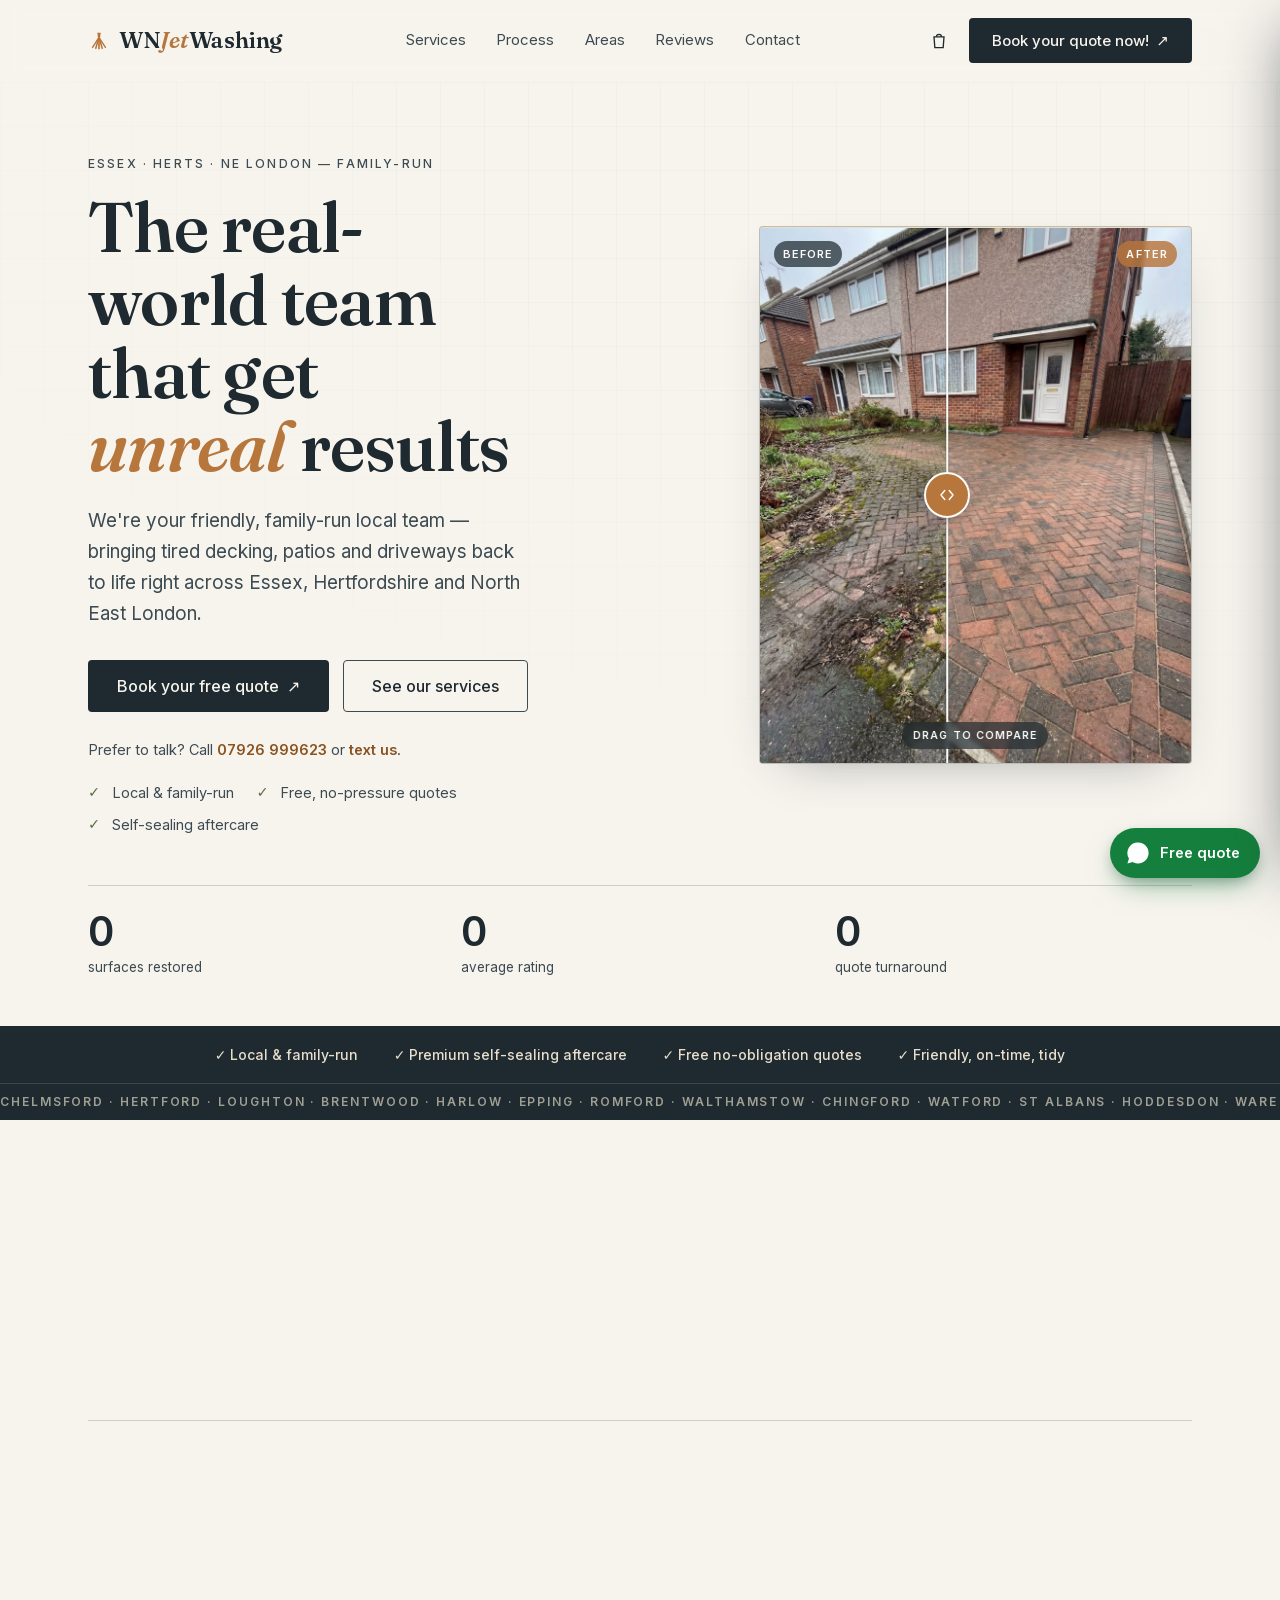
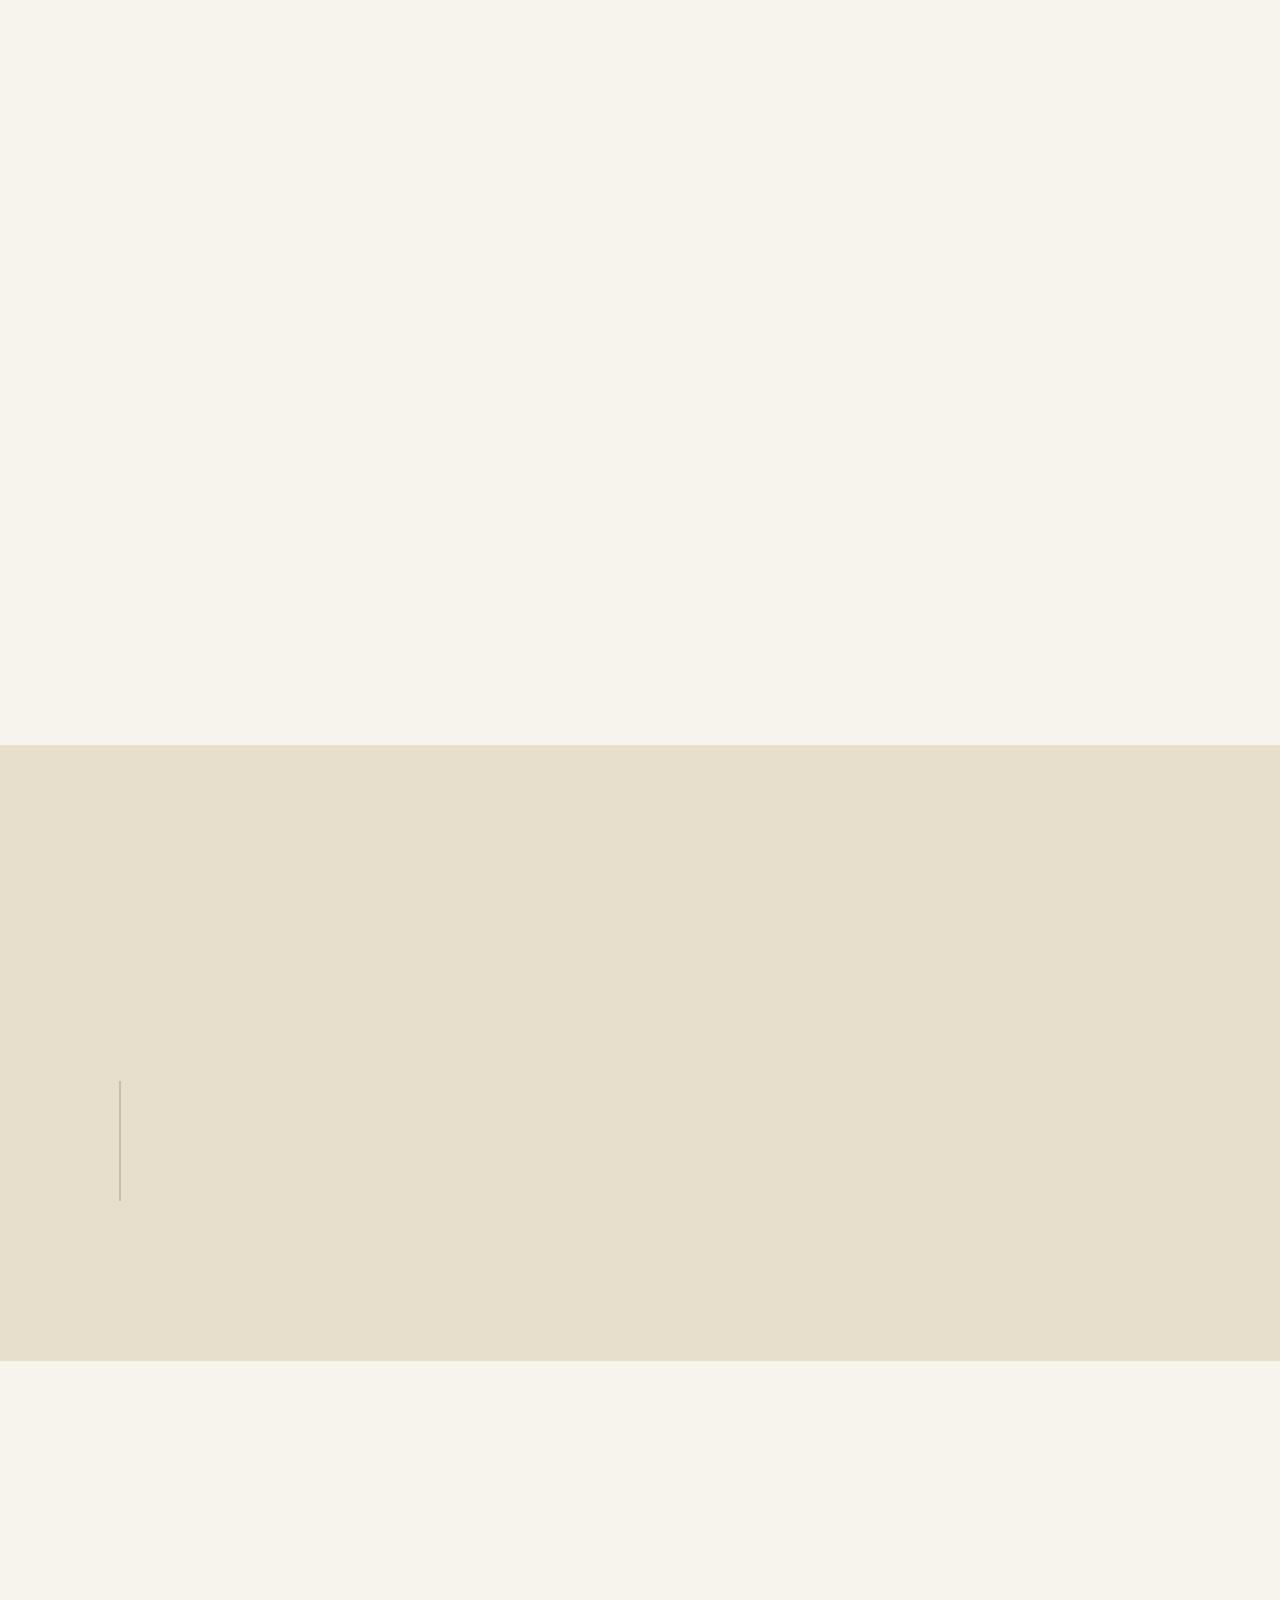
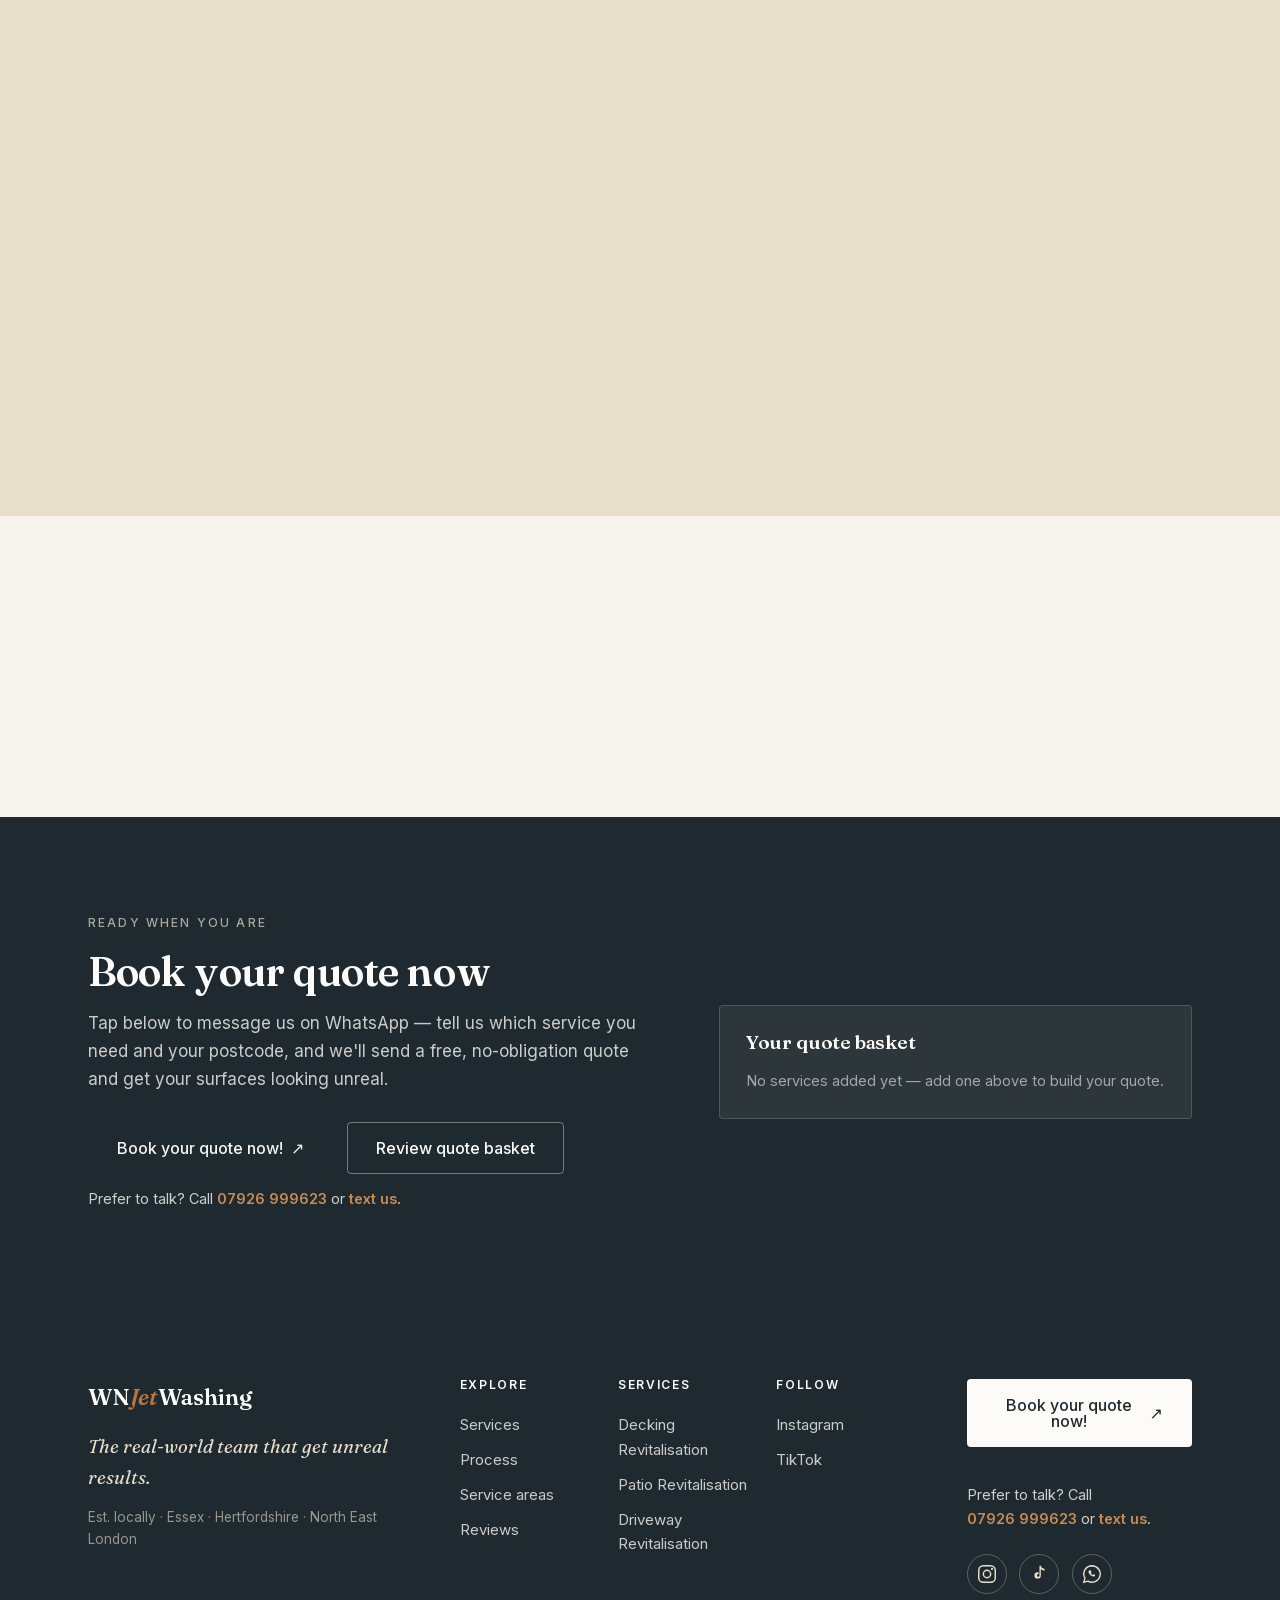
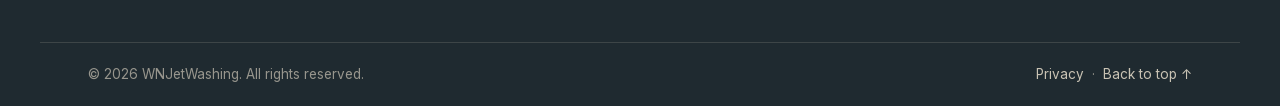
<file: index.html>
<!DOCTYPE html>
<html lang="en-GB">
<head>
  <meta charset="UTF-8" />
  <meta name="viewport" content="width=device-width, initial-scale=1" />

  <!-- Security: strict same-origin policy. The site loads zero third-party resources,
       so everything is locked to 'self' and inline scripts are disallowed.
       (frame-ancestors / X-Frame-Options / HSTS need real HTTP headers — see SECURITY.md.) -->
  <meta http-equiv="Content-Security-Policy" content="default-src 'self'; script-src 'self'; style-src 'self'; img-src 'self'; font-src 'self'; connect-src 'self'; form-action 'self'; base-uri 'self'; object-src 'none'; frame-src 'none'; frame-ancestors 'none'; upgrade-insecure-requests" />
  <meta name="referrer" content="strict-origin-when-cross-origin" />

  <title>WNJetWashing — Professional Jet Washing in Essex, Herts &amp; NE London</title>
  <meta name="description" content="WNJetWashing — the real-world team that get unreal results. Professional decking, patio and driveway jet washing across Essex, Hertfordshire and North East London. Free, no-obligation quotes." />
  <meta name="theme-color" content="#1F2A30" />
  <link rel="icon" href="assets/img/favicon.svg" type="image/svg+xml" />
  <link rel="icon" href="assets/img/favicon-32.png" sizes="32x32" type="image/png" />
  <link rel="apple-touch-icon" href="assets/img/apple-touch-icon.png" />
  <link rel="canonical" href="https://wnjetwashing.co.uk/" />

  <!-- Open Graph / sharing -->
  <meta property="og:type" content="business.business" />
  <meta property="og:title" content="WNJetWashing — Professional Jet Washing" />
  <meta property="og:description" content="The real-world team that get unreal results. Decking, patio &amp; driveway revitalisation across Essex, Herts &amp; NE London." />
  <meta property="og:locale" content="en_GB" />
  <meta property="og:url" content="https://wnjetwashing.co.uk/" />
  <meta property="og:image" content="https://wnjetwashing.co.uk/assets/img/og-cover.jpg" />
  <meta property="og:image:width" content="1200" />
  <meta property="og:image:height" content="630" />
  <meta name="twitter:card" content="summary_large_image" />
  <meta name="twitter:title" content="WNJetWashing — Professional Jet Washing" />
  <meta name="twitter:description" content="Decking, patio &amp; driveway revitalisation across Essex, Herts &amp; NE London. Free quotes, family-run." />
  <meta name="twitter:image" content="https://wnjetwashing.co.uk/assets/img/og-cover.jpg" />

  <!-- Fonts (self-hosted, no third-party runtime dependency) -->
  <link rel="preload" href="assets/fonts/fraunces-normal-340-600.woff2" as="font" type="font/woff2" crossorigin />
  <link rel="preload" href="assets/fonts/inter-normal-400.woff2" as="font" type="font/woff2" crossorigin />
  <link rel="stylesheet" href="assets/css/fonts.css" />
  <link rel="stylesheet" href="assets/css/styles.css" />

  <!-- Local business structured data -->
  <script type="application/ld+json">
  {
    "@context": "https://schema.org",
    "@type": "HomeAndConstructionBusiness",
    "name": "WNJetWashing",
    "description": "Family-run decking, patio and driveway jet washing across Essex, Hertfordshire and North East London.",
    "url": "https://wnjetwashing.co.uk/",
    "image": "https://wnjetwashing.co.uk/assets/img/og-cover.jpg",
    "telephone": "+447926999623",
    "priceRange": "Free quotes",
    "areaServed": ["Essex", "Hertfordshire", "North East London"],
    "slogan": "The real-world team that get unreal results.",
    "sameAs": [
      "https://www.instagram.com/wnjetwashing/",
      "https://www.tiktok.com/@wnjetwashing"
    ],
    "aggregateRating": { "@type": "AggregateRating", "ratingValue": "4.9", "reviewCount": "127" }
  }
  </script>
</head>
<body>
  <a class="skip-link" href="#main">Skip to content</a>

  <!-- ============================ MASTHEAD ============================ -->
  <header class="masthead" id="masthead" data-masthead>
    <div class="masthead__inner">
      <a class="wordmark" href="#top" aria-label="WNJetWashing home">
        <span class="wordmark__icon" aria-hidden="true">
          <svg viewBox="0 0 24 24" width="22" height="22" fill="currentColor">
            <path d="M10 3 h4 l-0.8 3.5 h-2.4 z"/><rect x="10.6" y="5.6" width="2.8" height="2" rx="0.6"/>
            <g stroke="currentColor" stroke-linecap="round" fill="none">
              <line x1="12" y1="8" x2="5" y2="19" stroke-width="1.5"/><line x1="12" y1="8" x2="8.5" y2="20" stroke-width="1.7"/><line x1="12" y1="8" x2="12" y2="20.5" stroke-width="1.8"/><line x1="12" y1="8" x2="15.5" y2="20" stroke-width="1.7"/><line x1="12" y1="8" x2="19" y2="19" stroke-width="1.5"/>
            </g>
          </svg>
        </span>
        <span class="wordmark__text">WN<em>Jet</em>Washing</span>
      </a>

      <nav class="masthead__nav" aria-label="Primary">
        <a href="#services">Services</a>
        <a href="#process">Process</a>
        <a href="#areas">Areas</a>
        <a href="#reviews">Reviews</a>
        <a href="#contact">Contact</a>
      </nav>

      <div class="masthead__actions">
        <button class="basket-btn" data-open-basket aria-label="Open quote basket" aria-haspopup="dialog">
          <svg viewBox="0 0 24 24" width="20" height="20" aria-hidden="true"><path d="M6 7h12l-1 13H7L6 7Z" fill="none" stroke="currentColor" stroke-width="1.6"/><path d="M9 7a3 3 0 0 1 6 0" fill="none" stroke="currentColor" stroke-width="1.6"/></svg>
          <span class="basket-btn__count" data-basket-count hidden>0</span>
        </button>
        <button class="btn btn--primary masthead__cta" data-book>Book your quote now! <span aria-hidden="true">↗</span></button>
        <button class="masthead__burger" data-burger aria-label="Toggle menu" aria-expanded="false">
          <span></span><span></span><span></span>
        </button>
      </div>
    </div>
    <div class="masthead__mobile" data-mobile-menu hidden>
      <a href="#services">Services</a>
      <a href="#process">Process</a>
      <a href="#areas">Areas</a>
      <a href="#reviews">Reviews</a>
      <a href="#contact">Contact</a>
      <button class="btn btn--primary" data-book>Book your quote now! <span aria-hidden="true">↗</span></button>
    </div>
  </header>

  <main id="main">
    <span id="top"></span>

    <!-- ============================ HERO ============================ -->
    <section class="hero" aria-labelledby="hero-h1">
      <div class="hero__grid-bg" aria-hidden="true"></div>
      <div class="container hero__inner">
        <div class="hero__copy">
          <p class="eyebrow">Essex · Herts · NE London — Family-run</p>
          <h1 class="hero__title" id="hero-h1">
            The real-world team<br />that get <em class="hero__accent">unreal</em> results
          </h1>
          <p class="hero__lead">We're your friendly, family-run local team — bringing tired decking, patios and driveways back to life right across Essex, Hertfordshire and North East London.</p>
          <div class="hero__cta-row">
            <button class="btn btn--primary btn--lg" data-book>Book your free quote <span aria-hidden="true">↗</span></button>
            <button class="btn btn--ghost btn--lg" data-scroll="#services">See our services</button>
          </div>
          <p class="contact-alt">Prefer to talk? Call <a href="tel:+447926999623">07926&nbsp;999623</a> or <a href="sms:+447926999623">text us</a>.</p>
          <ul class="ticks" aria-label="Why choose us">
            <li>Local &amp; family-run</li>
            <li>Free, no-pressure quotes</li>
            <li>Self-sealing aftercare</li>
          </ul>
        </div>

        <!-- WOW DETAIL: draggable before/after — two real images -->
        <div class="hero__specimen">
          <figure class="wipe wipe--photo wipe--hero" data-wipe data-wipe-demo aria-label="Before and after of a driveway we jet washed — drag to compare">
            <div class="wipe__layer wipe__after">
              <img src="assets/img/drive-after.jpg" alt="Freshly cleaned herringbone block-paving driveway" width="886" height="1100" />
            </div>
            <div class="wipe__layer wipe__before" data-wipe-clip>
              <img src="assets/img/drive-before.jpg" alt="" aria-hidden="true" width="886" height="1100" />
            </div>
            <span class="wipe__divider" data-wipe-divider aria-hidden="true"></span>
            <button class="wipe__handle" data-wipe-handle role="slider"
              aria-label="Drag to reveal the cleaned driveway" aria-valuemin="0" aria-valuemax="100" aria-valuenow="50" tabindex="0">
              <svg viewBox="0 0 24 24" width="18" height="18" aria-hidden="true"><path d="M9 6 4 12l5 6M15 6l5 6-5 6" fill="none" stroke="currentColor" stroke-width="2" stroke-linecap="round" stroke-linejoin="round"/></svg>
            </button>
            <span class="wipe__tag wipe__tag--before">Before</span>
            <span class="wipe__tag wipe__tag--after">After</span>
            <span class="wipe__hint" aria-hidden="true">Drag to compare</span>
          </figure>
        </div>
      </div>

      <!-- stat counters on a baseline rule -->
      <div class="container">
        <ul class="stats" data-stats>
          <li><span class="stats__num" data-count="500" data-suffix="+">0</span><span class="stats__label">surfaces restored</span></li>
          <li><span class="stats__num" data-count="4.9" data-decimals="1" data-suffix="★">0</span><span class="stats__label">average rating</span></li>
          <li><span class="stats__num" data-count="48" data-suffix="hr">0</span><span class="stats__label">quote turnaround</span></li>
        </ul>
      </div>

      <!-- the page's single ambient water motion -->
      <div class="droplets" aria-hidden="true"><i></i><i></i><i></i><i></i></div>
    </section>

    <!-- ============================ TRUST STRIP ============================ -->
    <section class="trust" aria-label="Credentials and coverage">
      <div class="container trust__ticks">
        <span>✓ Local &amp; family-run</span>
        <span>✓ Premium self-sealing aftercare</span>
        <span>✓ Free no-obligation quotes</span>
        <span>✓ Friendly, on-time, tidy</span>
      </div>
      <div class="marquee" data-marquee aria-hidden="true">
        <div class="marquee__track">
          <span>Chelmsford · Hertford · Loughton · Brentwood · Harlow · Epping · Romford · Walthamstow · Chingford · Watford · St Albans · Hoddesdon · Ware · Cheshunt · Woodford · Ilford · </span>
          <span>Chelmsford · Hertford · Loughton · Brentwood · Harlow · Epping · Romford · Walthamstow · Chingford · Watford · St Albans · Hoddesdon · Ware · Cheshunt · Woodford · Ilford · </span>
        </div>
      </div>
    </section>

    <!-- ============================ SERVICES ============================ -->
    <section class="services" id="services" aria-labelledby="services-h2">
      <div class="container">
        <header class="section-head reveal" data-reveal>
          <p class="eyebrow">What we restore</p>
          <h2 class="section-title" id="services-h2">Three surfaces, one standard</h2>
          <p class="section-intro">Every job is quote-based and tailored to the surface. Add the services you need to your quote basket, then book a free 30-minute visit.</p>
        </header>

        <ul class="svc-list" data-svc-list>
          <li class="svc-row reveal" data-reveal data-service="decking">
            <div class="svc-row__index" aria-hidden="true">01</div>
            <div class="svc-row__body">
              <h3 class="svc-row__title">Decking Revitalisation</h3>
              <p class="svc-row__desc">Transform tired timber with a professional jet wash that strips out years of dirt, algae and weathering to reveal the warm grain beneath — protecting your investment and your kerb appeal.</p>
              <p class="svc-row__technique"><span>Technique</span> Fan-tip pass along the grain</p>
            </div>
            <div class="svc-row__media">
              <picture>
                <source media="(max-width: 600px)" srcset="assets/img/decking-sm.jpg" />
                <img src="assets/img/decking.jpg" alt="WNJetWashing cleaning a timber garden deck, water spray lifting grime to reveal clean wood" loading="lazy" width="1280" height="960" />
              </picture>
            </div>
            <div class="svc-row__action">
              <span class="pill">Quote-based</span>
              <button class="btn btn--add" data-add="Decking Revitalisation">Add to quote <span aria-hidden="true">↗</span></button>
            </div>
          </li>

          <li class="svc-row reveal" data-reveal data-service="patio">
            <div class="svc-row__index" aria-hidden="true">02</div>
            <div class="svc-row__body">
              <h3 class="svc-row__title">Patio Revitalisation</h3>
              <p class="svc-row__desc">Bring patios back to life with controlled, even cleaning that lifts ingrained grime from slabs and joints — finished with premium self-sealing sand for lasting, weed-free results.</p>
              <p class="svc-row__technique"><span>Technique</span> Low-angle lift on Indian sandstone</p>
            </div>
            <div class="svc-row__media">
              <picture>
                <source media="(max-width: 600px)" srcset="assets/img/patio-sm.jpg" />
                <img src="assets/img/patio.jpg" alt="WNJetWashing pressure washing a sandstone patio, a clean strip emerging beside the dirty stone" loading="lazy" width="1280" height="960" />
              </picture>
            </div>
            <div class="svc-row__action">
              <span class="pill">Quote-based</span>
              <button class="btn btn--add" data-add="Patio Revitalisation">Add to quote <span aria-hidden="true">↗</span></button>
            </div>
          </li>

          <li class="svc-row reveal" data-reveal data-service="driveway">
            <div class="svc-row__index" aria-hidden="true">03</div>
            <div class="svc-row__body">
              <h3 class="svc-row__title">Driveway Revitalisation</h3>
              <p class="svc-row__desc">Deep-clean block paving and concrete to restore that just-laid finish, removing oil, moss and weathering across the whole drive — then re-sand the joints to lock everything back in place.</p>
              <p class="svc-row__technique"><span>Technique</span> Deep block-paving flush</p>
            </div>
            <div class="svc-row__media">
              <picture>
                <source media="(max-width: 600px)" srcset="assets/img/driveway-sm.jpg" />
                <img src="assets/img/driveway.jpg" alt="WNJetWashing jet washing a block-paved driveway, a bright clean line appearing across the bricks" loading="lazy" width="1280" height="960" />
              </picture>
            </div>
            <div class="svc-row__action">
              <span class="pill">Quote-based</span>
              <button class="btn btn--add" data-add="Driveway Revitalisation">Add to quote <span aria-hidden="true">↗</span></button>
            </div>
          </li>
        </ul>
      </div>
    </section>

    <!-- ============================ PROCESS ============================ -->
    <section class="process" id="process" aria-labelledby="process-h2">
      <div class="container">
        <header class="section-head reveal" data-reveal>
          <p class="eyebrow">How it works</p>
          <h2 class="section-title" id="process-h2">The process</h2>
          <p class="section-intro">A simple, two-stage method that delivers a clean that lasts.</p>
        </header>
        <ol class="timeline" data-timeline>
          <li class="timeline__step reveal" data-reveal>
            <span class="timeline__index" aria-hidden="true">01</span>
            <div class="timeline__content">
              <h3>Initial Cleaning</h3>
              <p>Upon arrival at your property, we systematically jet wash the designated area with consistent, professional coverage to ensure thorough cleaning throughout.</p>
            </div>
          </li>
          <li class="timeline__step timeline__step--seal reveal" data-reveal>
            <span class="timeline__index" aria-hidden="true">02</span>
            <div class="timeline__content">
              <h3>After Care <span class="seal-badge">Self-sealing sand</span></h3>
              <p>Then all gaps are filled with our premium self-sealing sand. Your surface gains exceptional stability while preventing weeds from returning.</p>
            </div>
          </li>
          <span class="timeline__line" data-timeline-line aria-hidden="true"></span>
        </ol>
      </div>
    </section>

    <!-- ===================== BEFORE / AFTER FEATURE BAND ===================== -->
    <section class="feature" aria-labelledby="feature-h2">
      <div class="container feature__inner">
        <div class="feature__copy reveal" data-reveal>
          <p class="eyebrow">See the difference</p>
          <h2 class="section-title" id="feature-h2">From weathered to <em>like-new</em></h2>
          <p class="section-intro">Drag the handle across a real driveway we restored. The same surface — one pass of professional jet washing apart.</p>
          <button class="btn btn--primary" data-book>Book your quote now! <span aria-hidden="true">↗</span></button>
        </div>
        <figure class="wipe wipe--photo reveal" data-wipe data-wipe-demo data-reveal aria-label="Before and after of a real driveway clean">
          <div class="wipe__layer wipe__after">
            <img src="assets/img/drive-after.jpg" alt="Restored block-paving driveway, clean and bright" width="886" height="1100" loading="lazy" />
          </div>
          <div class="wipe__layer wipe__before" data-wipe-clip>
            <img src="assets/img/drive-before.jpg" alt="" aria-hidden="true" width="886" height="1100" loading="lazy" />
          </div>
          <span class="wipe__divider" data-wipe-divider aria-hidden="true"></span>
          <button class="wipe__handle" data-wipe-handle role="slider"
            aria-label="Drag to reveal the cleaned driveway" aria-valuemin="0" aria-valuemax="100" aria-valuenow="50" tabindex="0">
            <svg viewBox="0 0 24 24" width="18" height="18" aria-hidden="true"><path d="M9 6 4 12l5 6M15 6l5 6-5 6" fill="none" stroke="currentColor" stroke-width="2" stroke-linecap="round" stroke-linejoin="round"/></svg>
          </button>
          <span class="wipe__tag wipe__tag--before">Before</span>
          <span class="wipe__tag wipe__tag--after">After</span>
        </figure>
      </div>
    </section>

    <!-- ============================ LOCAL / ABOUT ============================ -->
    <section class="local" id="about" aria-labelledby="local-h2">
      <div class="container local__inner">
        <div class="local__copy reveal" data-reveal>
          <p class="eyebrow">Why neighbours choose us</p>
          <h2 class="section-title" id="local-h2">A local team you'll <em>actually recognise</em></h2>
          <p>We're a small, family-run team based right here in Essex — not a faceless national chain. Book WNJetWashing and you get the same friendly faces every time, honest advice, and the work done properly.</p>
          <p>We treat your home like it's our own: we turn up when we say we will, tidy up after ourselves, and we're only ever a message away. Most of our work comes from neighbours telling neighbours — and we'd love to keep it that way.</p>
          <p class="local__sign">— The WNJetWashing team</p>
          <button class="btn btn--primary" data-book>Book your free quote <span aria-hidden="true">↗</span></button>
        </div>
        <ul class="local__promises reveal" data-reveal>
          <li>
            <span class="local__ico" aria-hidden="true">✓</span>
            <div><strong>The same friendly faces</strong><span>No subcontractors and no call centres — just our own team at your door.</span></div>
          </li>
          <li>
            <span class="local__ico" aria-hidden="true">✓</span>
            <div><strong>Honest, no-pressure quotes</strong><span>We'll tell you straight what's worth doing — and what isn't.</span></div>
          </li>
          <li>
            <span class="local__ico" aria-hidden="true">✓</span>
            <div><strong>We live here too</strong><span>Your neighbours are our customers, all across Essex, Herts &amp; NE London.</span></div>
          </li>
          <li>
            <span class="local__ico" aria-hidden="true">✓</span>
            <div><strong>Tidy &amp; respectful</strong><span>We treat your home like it's our own and clean up after ourselves — every time.</span></div>
          </li>
        </ul>
      </div>
    </section>

    <!-- ============================ SERVICE AREAS ============================ -->
    <section class="areas" id="areas" aria-labelledby="areas-h2">
      <div class="container">
        <header class="section-head reveal" data-reveal>
          <p class="eyebrow">Where we work</p>
          <h2 class="section-title" id="areas-h2">Service areas</h2>
          <p class="section-intro">Our service area spans Essex, Hertfordshire and North East London — bringing professional jet washing to your doorstep wherever you are.</p>
        </header>
        <div class="areas__grid">
          <div class="areas__cols">
            <div class="area-col reveal" data-reveal>
              <h3>✓ Essex</h3>
              <ul>
                <li>Chelmsford</li><li>Brentwood</li><li>Loughton</li><li>Epping</li>
                <li>Harlow</li><li>Romford</li><li>Billericay</li><li>Basildon</li>
              </ul>
            </div>
            <div class="area-col reveal" data-reveal>
              <h3>✓ Hertfordshire</h3>
              <ul>
                <li>Hertford</li><li>Watford</li><li>St Albans</li><li>Hoddesdon</li>
                <li>Cheshunt</li><li>Ware</li><li>Bishop's Stortford</li><li>Broxbourne</li>
              </ul>
            </div>
            <div class="area-col reveal" data-reveal>
              <h3>✓ North East London</h3>
              <ul>
                <li>Walthamstow</li><li>Chingford</li><li>Wanstead</li><li>Woodford</li>
                <li>Ilford</li><li>Leyton</li><li>South Woodford</li><li>Buckhurst Hill</li>
              </ul>
            </div>
          </div>
          <div class="areas__map reveal" data-reveal aria-hidden="true">
            <svg viewBox="0 0 320 280" class="coverage" role="presentation">
              <path class="coverage__region" d="M40 150 C50 80 120 40 180 55 C250 72 290 120 280 175 C270 235 200 255 140 240 C80 225 32 215 40 150 Z"/>
              <circle class="coverage__dot coverage__dot--hub" cx="150" cy="150" r="6"/>
              <circle class="coverage__dot" cx="205" cy="105" r="4"/>
              <circle class="coverage__dot" cx="110" cy="100" r="4"/>
              <circle class="coverage__dot" cx="95" cy="190" r="4"/>
              <circle class="coverage__dot" cx="215" cy="200" r="4"/>
              <circle class="coverage__dot" cx="245" cy="150" r="4"/>
              <text x="150" y="270" class="coverage__label" text-anchor="middle">Essex · Herts · NE London</text>
            </svg>
          </div>
        </div>
      </div>
    </section>

    <!-- ============================ TESTIMONIALS ============================ -->
    <section class="reviews" id="reviews" aria-labelledby="reviews-h2">
      <div class="container">
        <header class="section-head reveal" data-reveal>
          <p class="eyebrow">Customer testimonials</p>
          <h2 class="section-title" id="reviews-h2">What our customers say</h2>
          <p class="section-intro">See what homeowners across the region are saying about their experience with us.</p>
        </header>
        <div class="review-grid" data-review-grid>
          <figure class="review review--feature reveal" data-reveal>
            <span class="review__mark" aria-hidden="true">&ldquo;</span>
            <div class="stars" role="img" aria-label="5 out of 5 stars">★★★★★</div>
            <blockquote>Absolutely fantastic service! The team went above and beyond to ensure everything was perfect. Highly recommend.</blockquote>
            <figcaption><strong>Sarah Johnson</strong><span>Chelmsford, Essex · March 2026</span></figcaption>
          </figure>
          <figure class="review reveal" data-reveal>
            <div class="stars" role="img" aria-label="5 out of 5 stars">★★★★★</div>
            <blockquote>Outstanding quality and excellent communication from start to finish. Will definitely be booking again.</blockquote>
            <figcaption><strong>Michael Chen</strong><span>Hertford, Herts · March 2026</span></figcaption>
          </figure>
          <figure class="review reveal" data-reveal>
            <div class="stars" role="img" aria-label="5 out of 5 stars">★★★★★</div>
            <blockquote>Great experience throughout. The results exceeded my expectations — our patio looks brand new.</blockquote>
            <figcaption><strong>Emma Williams</strong><span>Loughton, Essex · March 2026</span></figcaption>
          </figure>
        </div>
      </div>
    </section>

    <!-- ===================== SHARE YOUR EXPERIENCE ===================== -->
    <section class="share" id="share" aria-labelledby="share-h2">
      <div class="container share__inner">
        <header class="section-head reveal" data-reveal>
          <p class="eyebrow">Share your experience</p>
          <h2 class="section-title" id="share-h2">Leave a review</h2>
          <p class="section-intro">Had us out to your property? We'd love to hear how it went.</p>
        </header>
        <form class="form review-form reveal" name="reviews" method="POST" data-netlify="true" netlify-honeypot="bot-field" data-reveal data-review-form novalidate>
          <input type="hidden" name="form-name" value="reviews" />
          <p class="visually-hidden" aria-hidden="true"><label>Leave this field empty <input name="bot-field" tabindex="-1" autocomplete="off" /></label></p>
          <div class="field">
            <label for="rv-name">Your name</label>
            <input id="rv-name" name="name" type="text" autocomplete="name" required />
          </div>
          <div class="field">
            <label for="rv-town">Town</label>
            <input id="rv-town" name="town" type="text" placeholder="e.g. Chelmsford" />
          </div>
          <fieldset class="field field--stars">
            <legend>Your rating</legend>
            <div class="star-input" data-star-input role="radiogroup" aria-label="Rating out of 5">
              <button type="button" role="radio" aria-checked="false" tabindex="-1" data-star="1" aria-label="1 star">★</button>
              <button type="button" role="radio" aria-checked="false" tabindex="-1" data-star="2" aria-label="2 stars">★</button>
              <button type="button" role="radio" aria-checked="false" tabindex="-1" data-star="3" aria-label="3 stars">★</button>
              <button type="button" role="radio" aria-checked="false" tabindex="-1" data-star="4" aria-label="4 stars">★</button>
              <button type="button" role="radio" aria-checked="true" tabindex="0" data-star="5" aria-label="5 stars">★</button>
            </div>
            <input type="hidden" name="rating" data-star-value value="5" />
          </fieldset>
          <div class="field field--wide">
            <label for="rv-msg">Your review</label>
            <textarea id="rv-msg" name="message" rows="3" required></textarea>
          </div>
          <div class="field field--wide form__submit">
            <button class="btn btn--primary" type="submit">Submit review <span aria-hidden="true">↗</span></button>
            <p class="form__note" data-review-note role="status" aria-live="polite"></p>
          </div>
          <p class="form__consent field--wide">Your first name and town may be published on this site with your review. See our <a href="privacy.html">privacy policy</a>.</p>
        </form>
      </div>
    </section>

    <!-- ===================== NEWSLETTER / EMAIL CAPTURE ===================== -->
    <section class="newsletter" id="contact" aria-labelledby="news-h2">
      <div class="container newsletter__inner">
        <div class="newsletter__copy reveal" data-reveal>
          <h2 class="section-title" id="news-h2">Seasonal care reminders, <em>no spam</em></h2>
          <p>Join our list for a nudge when it's time to refresh your decking, patio or drive — plus the occasional local offer.</p>
        </div>
        <form class="form newsletter__form reveal" name="newsletter" method="POST" data-netlify="true" netlify-honeypot="bot-field" data-reveal data-newsletter novalidate>
          <input type="hidden" name="form-name" value="newsletter" />
          <p class="visually-hidden" aria-hidden="true"><label>Leave this field empty <input name="bot-field" tabindex="-1" autocomplete="off" /></label></p>
          <div class="field field--inline">
            <label for="nl-email">Email address</label>
            <input id="nl-email" name="email" type="email" autocomplete="email" placeholder="you@example.com" required />
            <button class="btn btn--primary" type="submit">Join <span aria-hidden="true">↗</span></button>
          </div>
          <p class="form__note" data-newsletter-note role="status" aria-live="polite"></p>
          <p class="form__consent">Seasonal reminders and the occasional local offer — no spam, unsubscribe anytime. See our <a href="privacy.html">privacy policy</a>.</p>
        </form>
      </div>
    </section>

    <!-- ===================== QUOTE SUMMARY + FINAL CTA ===================== -->
    <section class="final-cta" aria-labelledby="final-h2">
      <div class="container final-cta__inner">
        <div class="final-cta__copy">
          <p class="eyebrow">Ready when you are</p>
          <h2 class="section-title" id="final-h2">Book your quote now</h2>
          <p class="section-intro">Tap below to message us on WhatsApp — tell us which service you need and your postcode, and we'll send a free, no-obligation quote and get your surfaces looking unreal.</p>
          <div class="final-cta__row">
            <button class="btn btn--primary btn--lg" data-book>Book your quote now! <span aria-hidden="true">↗</span></button>
            <button class="btn btn--ghost btn--lg" data-open-basket>Review quote basket</button>
          </div>
          <p class="contact-alt">Prefer to talk? Call <a href="tel:+447926999623">07926&nbsp;999623</a> or <a href="sms:+447926999623">text us</a>.</p>
        </div>
        <aside class="quote-summary" data-quote-summary aria-label="Your quote basket summary">
          <h3>Your quote basket</h3>
          <ul class="quote-summary__list" data-summary-list></ul>
          <p class="quote-summary__empty" data-summary-empty>No services added yet — add one above to build your quote.</p>
        </aside>
      </div>
    </section>
  </main>

  <!-- ============================ FOOTER ============================ -->
  <footer class="footer" aria-labelledby="footer-h2">
    <div class="container footer__inner">
      <div class="footer__brand">
        <a class="wordmark wordmark--light" href="#top"><span class="wordmark__text">WN<em>Jet</em>Washing</span></a>
        <p class="footer__tag">The real-world team that get unreal results.</p>
        <p class="footer__est">Est. locally · Essex · Hertfordshire · North East London</p>
      </div>
      <nav class="footer__nav" aria-label="Footer">
        <h2 id="footer-h2" class="visually-hidden">Site footer</h2>
        <div>
          <h3>Explore</h3>
          <a href="#services">Services</a>
          <a href="#process">Process</a>
          <a href="#areas">Service areas</a>
          <a href="#reviews">Reviews</a>
        </div>
        <div>
          <h3>Services</h3>
          <a href="#services">Decking Revitalisation</a>
          <a href="#services">Patio Revitalisation</a>
          <a href="#services">Driveway Revitalisation</a>
        </div>
        <div>
          <h3>Follow</h3>
          <a href="https://www.instagram.com/wnjetwashing/" target="_blank" rel="noopener noreferrer">Instagram</a>
          <a href="https://www.tiktok.com/@wnjetwashing" target="_blank" rel="noopener noreferrer">TikTok</a>
        </div>
      </nav>
      <div class="footer__cta">
        <button class="btn btn--light btn--lg" data-book>Book your quote now! <span aria-hidden="true">↗</span></button>
        <p class="contact-alt">Prefer to talk? Call <a href="tel:+447926999623">07926&nbsp;999623</a> or <a href="sms:+447926999623">text us</a>.</p>
        <div class="footer__social">
          <a href="https://www.instagram.com/wnjetwashing/" target="_blank" rel="noopener noreferrer" aria-label="WNJetWashing on Instagram">
            <svg viewBox="0 0 24 24" width="22" height="22" aria-hidden="true"><rect x="3" y="3" width="18" height="18" rx="5" fill="none" stroke="currentColor" stroke-width="1.6"/><circle cx="12" cy="12" r="4" fill="none" stroke="currentColor" stroke-width="1.6"/><circle cx="17.5" cy="6.5" r="1.2" fill="currentColor"/></svg>
          </a>
          <a href="https://www.tiktok.com/@wnjetwashing" target="_blank" rel="noopener noreferrer" aria-label="WNJetWashing on TikTok">
            <svg viewBox="0 0 24 24" width="22" height="22" aria-hidden="true"><path d="M14 3v10.5a3.5 3.5 0 1 1-3.5-3.5c.4 0 .7 0 1 .1v2.2a1.4 1.4 0 1 0 1 1.3V3h1.5a4.5 4.5 0 0 0 4 3.4v2.1A6.5 6.5 0 0 1 14 6.6Z" fill="currentColor"/></svg>
          </a>
          <a href="#" data-book aria-label="Message WNJetWashing on WhatsApp">
            <svg viewBox="0 0 24 24" width="22" height="22" aria-hidden="true"><path d="M12 3a9 9 0 0 0-7.7 13.6L3 21l4.5-1.2A9 9 0 1 0 12 3Z" fill="none" stroke="currentColor" stroke-width="1.5"/><path d="M9 8.5c.2-.5.4-.5.7-.5h.5c.2 0 .4 0 .6.5l.6 1.4c.1.2 0 .4-.1.5l-.4.5c-.1.2-.2.3 0 .6.3.5.8 1 1.3 1.3.3.2.4.1.6 0l.5-.5c.1-.2.3-.2.5-.1l1.3.7c.2.1.3.3.3.5 0 .8-.7 1.4-1.4 1.4-1.2 0-3-.7-4.2-2-1-1-1.6-2.3-1.6-3.2 0-.6.2-1 .4-1.3Z" fill="currentColor"/></svg>
          </a>
        </div>
      </div>
    </div>
    <div class="footer__bar container">
      <p>© <span data-year>2026</span> WNJetWashing. All rights reserved.</p>
      <p><a href="privacy.html">Privacy</a> &nbsp;·&nbsp; <a href="#top">Back to top ↑</a></p>
    </div>
  </footer>

  <!-- ============================ QUOTE BASKET DRAWER ============================ -->
  <div class="drawer-scrim" data-scrim hidden></div>
  <aside class="drawer" data-drawer role="dialog" aria-modal="true" aria-label="Quote basket" aria-hidden="true">
    <header class="drawer__head">
      <h2>Your quote basket</h2>
      <button class="drawer__close" data-close-basket aria-label="Close quote basket">
        <svg viewBox="0 0 24 24" width="22" height="22" aria-hidden="true"><path d="M6 6l12 12M18 6 6 18" stroke="currentColor" stroke-width="1.8" stroke-linecap="round"/></svg>
      </button>
    </header>
    <div class="drawer__body" data-drawer-body>
      <ul class="drawer__list" data-drawer-list></ul>
      <div class="drawer__empty" data-drawer-empty>
        <span class="drawer__drop" aria-hidden="true">
          <svg viewBox="0 0 48 48" width="48" height="48"><path d="M24 7c6 8 10 13.5 10 18.5A10 10 0 0 1 14 25.5C14 20.5 18 15 24 7Z" fill="none" stroke="currentColor" stroke-width="1.6"/></svg>
        </span>
        <p>Your quote basket is empty —<br />add a service to request your quote.</p>
        <button class="btn btn--ghost" data-close-basket data-scroll="#services">Browse services</button>
      </div>
    </div>
    <footer class="drawer__foot">
      <p class="drawer__note">Quote-based — no payment now. This opens WhatsApp with your chosen services ready to send.</p>
      <button class="btn btn--primary drawer__request" data-book data-drawer-request disabled>Request your quote on WhatsApp <span aria-hidden="true">↗</span></button>
    </footer>
  </aside>

  <!-- floating WhatsApp quick-contact -->
  <button class="wa-float" data-book aria-label="Message WNJetWashing on WhatsApp for a free quote">
    <svg viewBox="0 0 32 32" width="26" height="26" aria-hidden="true"><path d="M16 3a13 13 0 0 0-11.1 19.8L3 29l6.4-1.8A13 13 0 1 0 16 3Z" fill="currentColor"/><path d="M11.6 9.7c.3-.7.6-.7 1-.7h.8c.3 0 .6.1.9.7l.8 2c.1.3 0 .5-.1.7l-.6.7c-.2.2-.3.4-.1.8.5.8 1.3 1.6 2.2 2.1.4.2.6.2.8 0l.7-.8c.2-.2.4-.3.7-.2l1.9 1c.3.1.4.4.4.7 0 1.2-1 2-2.1 2-1.8 0-4.3-1-6.1-2.9-1.5-1.5-2.4-3.3-2.4-4.7 0-.8.3-1.5.6-1.9Z" fill="#fff"/></svg>
    <span class="wa-float__label">Free quote</span>
  </button>

  <!-- toast -->
  <div class="toast" data-toast role="status" aria-live="polite" hidden></div>
  <!-- flying droplet for add-to-quote -->
  <span class="fly-drop" data-fly-drop aria-hidden="true"></span>

  <script src="assets/js/app.js" defer></script>
</body>
</html>
</file>
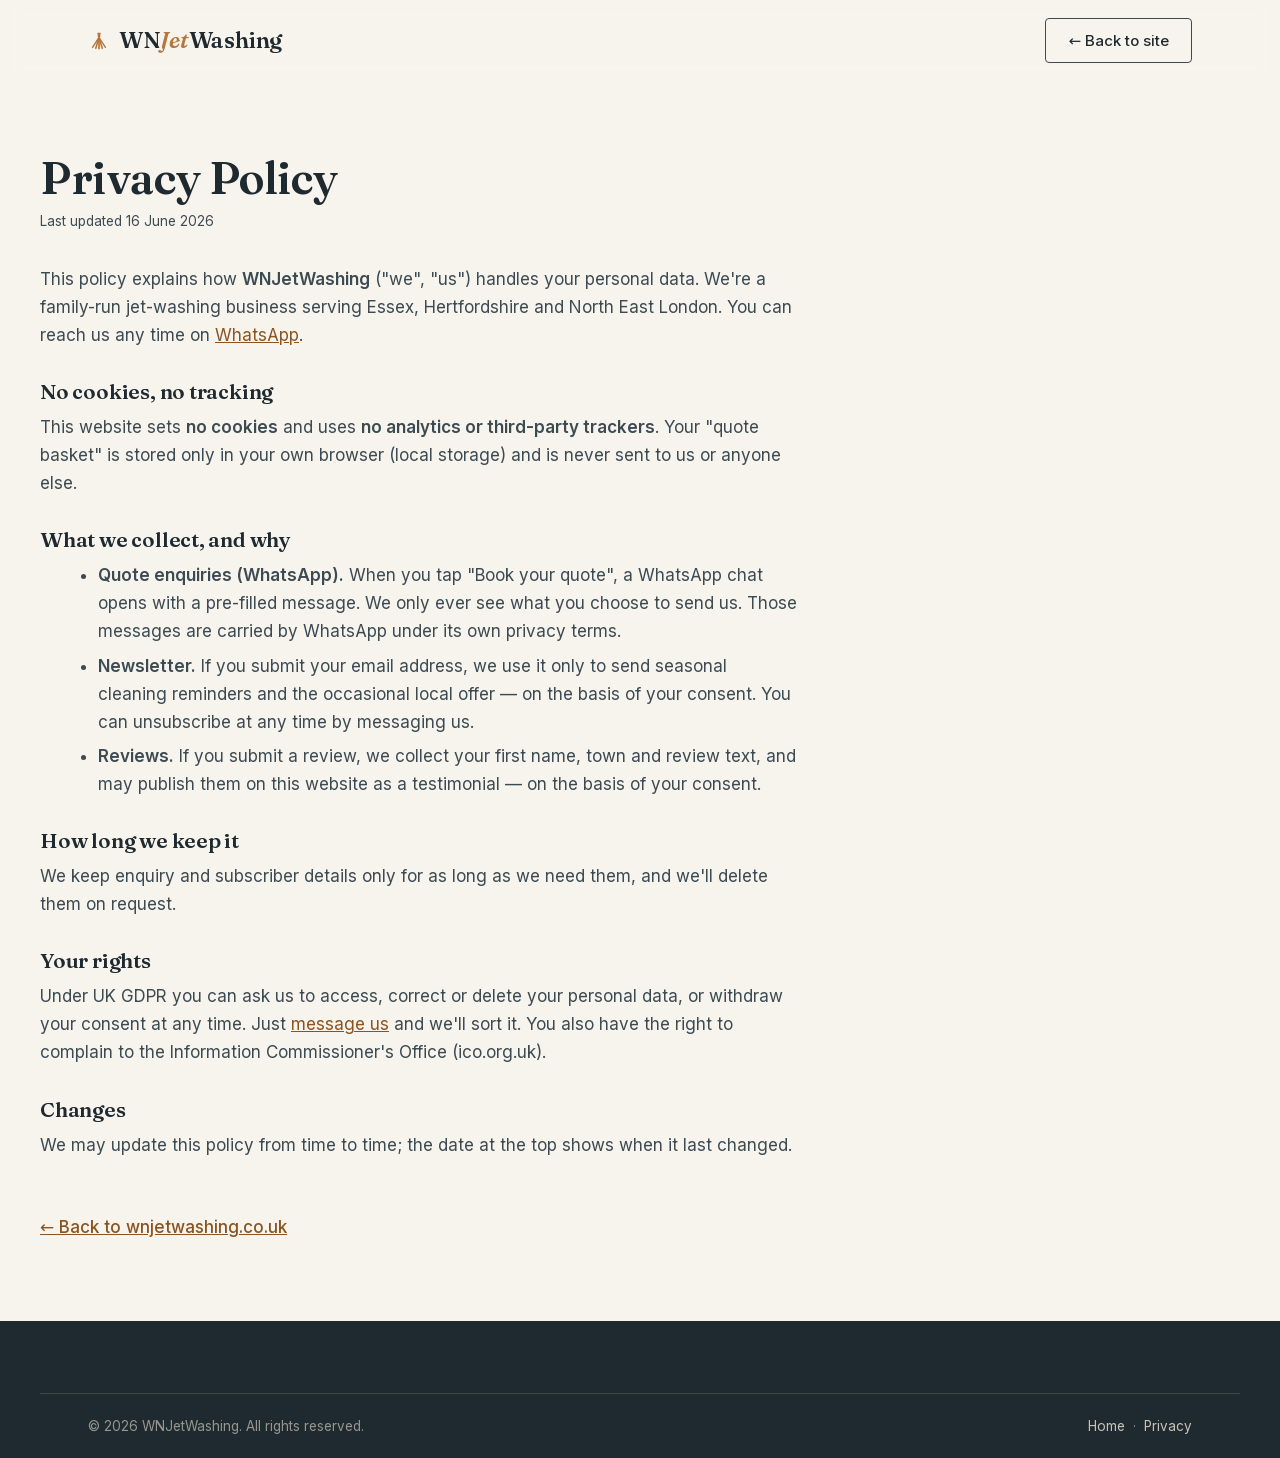
<file: privacy.html>
<!DOCTYPE html>
<html lang="en-GB">
<head>
  <meta charset="UTF-8" />
  <meta name="viewport" content="width=device-width, initial-scale=1" />
  <meta http-equiv="Content-Security-Policy" content="default-src 'self'; script-src 'self'; style-src 'self'; img-src 'self'; font-src 'self'; connect-src 'self'; form-action 'self'; base-uri 'self'; object-src 'none'; frame-src 'none'; frame-ancestors 'none'; upgrade-insecure-requests" />
  <meta name="referrer" content="strict-origin-when-cross-origin" />
  <meta name="robots" content="noindex" />
  <title>Privacy Policy — WNJetWashing</title>
  <meta name="description" content="How WNJetWashing handles your personal data. We use no cookies, no analytics and no trackers." />
  <link rel="icon" href="assets/img/favicon.svg" type="image/svg+xml" />
  <link rel="stylesheet" href="assets/css/fonts.css" />
  <link rel="stylesheet" href="assets/css/styles.css" />
</head>
<body>
  <header class="masthead">
    <div class="masthead__inner">
      <a class="wordmark" href="index.html" aria-label="WNJetWashing home">
        <span class="wordmark__icon" aria-hidden="true">
          <svg viewBox="0 0 24 24" width="22" height="22" fill="currentColor">
            <path d="M10 3 h4 l-0.8 3.5 h-2.4 z"/><rect x="10.6" y="5.6" width="2.8" height="2" rx="0.6"/>
            <g stroke="currentColor" stroke-linecap="round" fill="none">
              <line x1="12" y1="8" x2="5" y2="19" stroke-width="1.5"/><line x1="12" y1="8" x2="8.5" y2="20" stroke-width="1.7"/><line x1="12" y1="8" x2="12" y2="20.5" stroke-width="1.8"/><line x1="12" y1="8" x2="15.5" y2="20" stroke-width="1.7"/><line x1="12" y1="8" x2="19" y2="19" stroke-width="1.5"/>
            </g>
          </svg>
        </span>
        <span class="wordmark__text">WN<em>Jet</em>Washing</span>
      </a>
      <a class="btn btn--ghost" href="index.html">← Back to site</a>
    </div>
  </header>

  <main class="legal container">
    <div class="legal__inner">
      <h1>Privacy Policy</h1>
      <p class="updated">Last updated 16 June 2026</p>

      <p>This policy explains how <strong>WNJetWashing</strong> ("we", "us") handles your personal data. We're a family-run jet-washing business serving Essex, Hertfordshire and North East London. You can reach us any time on <a href="https://wa.me/447926999623" target="_blank" rel="noopener noreferrer">WhatsApp</a>.</p>

      <h2>No cookies, no tracking</h2>
      <p>This website sets <strong>no cookies</strong> and uses <strong>no analytics or third-party trackers</strong>. Your "quote basket" is stored only in your own browser (local storage) and is never sent to us or anyone else.</p>

      <h2>What we collect, and why</h2>
      <ul>
        <li><strong>Quote enquiries (WhatsApp).</strong> When you tap "Book your quote", a WhatsApp chat opens with a pre-filled message. We only ever see what you choose to send us. Those messages are carried by WhatsApp under its own privacy terms.</li>
        <li><strong>Newsletter.</strong> If you submit your email address, we use it only to send seasonal cleaning reminders and the occasional local offer — on the basis of your consent. You can unsubscribe at any time by messaging us.</li>
        <li><strong>Reviews.</strong> If you submit a review, we collect your first name, town and review text, and may publish them on this website as a testimonial — on the basis of your consent.</li>
      </ul>

      <h2>How long we keep it</h2>
      <p>We keep enquiry and subscriber details only for as long as we need them, and we'll delete them on request.</p>

      <h2>Your rights</h2>
      <p>Under UK GDPR you can ask us to access, correct or delete your personal data, or withdraw your consent at any time. Just <a href="https://wa.me/447926999623" target="_blank" rel="noopener noreferrer">message us</a> and we'll sort it. You also have the right to complain to the Information Commissioner's Office (ico.org.uk).</p>

      <h2>Changes</h2>
      <p>We may update this policy from time to time; the date at the top shows when it last changed.</p>

      <a class="legal__back" href="index.html">← Back to wnjetwashing.co.uk</a>
    </div>
  </main>

  <footer class="footer">
    <div class="footer__bar container">
      <p>© <span data-year>2026</span> WNJetWashing. All rights reserved.</p>
      <p><a href="index.html">Home</a> &nbsp;·&nbsp; <a href="privacy.html">Privacy</a></p>
    </div>
  </footer>

  <script src="assets/js/app.js" defer></script>
</body>
</html>
</file>
<file: assets/css/fonts.css>
/* Fraunces italic 400-600 (latin) */
@font-face {
  font-family: 'Fraunces';
  font-style: italic;
  font-weight: 400 600;
  font-display: swap;
  src: url(../fonts/fraunces-italic-400-600.woff2) format('woff2');
  unicode-range: U+0000-00FF, U+0131, U+0152-0153, U+02BB-02BC, U+02C6, U+02DA, U+02DC, U+0304, U+0308, U+0329, U+2000-206F, U+20AC, U+2122, U+2191, U+2193, U+2212, U+2215, U+FEFF, U+FFFD;
}

/* Fraunces normal 340-600 (latin) */
@font-face {
  font-family: 'Fraunces';
  font-style: normal;
  font-weight: 340 600;
  font-display: swap;
  src: url(../fonts/fraunces-normal-340-600.woff2) format('woff2');
  unicode-range: U+0000-00FF, U+0131, U+0152-0153, U+02BB-02BC, U+02C6, U+02DA, U+02DC, U+0304, U+0308, U+0329, U+2000-206F, U+20AC, U+2122, U+2191, U+2193, U+2212, U+2215, U+FEFF, U+FFFD;
}

/* Inter normal 400 (latin) */
@font-face {
  font-family: 'Inter';
  font-style: normal;
  font-weight: 400;
  font-display: swap;
  src: url(../fonts/inter-normal-400.woff2) format('woff2');
  unicode-range: U+0000-00FF, U+0131, U+0152-0153, U+02BB-02BC, U+02C6, U+02DA, U+02DC, U+0304, U+0308, U+0329, U+2000-206F, U+20AC, U+2122, U+2191, U+2193, U+2212, U+2215, U+FEFF, U+FFFD;
}

/* Inter normal 500 (latin) */
@font-face {
  font-family: 'Inter';
  font-style: normal;
  font-weight: 500;
  font-display: swap;
  src: url(../fonts/inter-normal-500.woff2) format('woff2');
  unicode-range: U+0000-00FF, U+0131, U+0152-0153, U+02BB-02BC, U+02C6, U+02DA, U+02DC, U+0304, U+0308, U+0329, U+2000-206F, U+20AC, U+2122, U+2191, U+2193, U+2212, U+2215, U+FEFF, U+FFFD;
}

/* Inter normal 600 (latin) */
@font-face {
  font-family: 'Inter';
  font-style: normal;
  font-weight: 600;
  font-display: swap;
  src: url(../fonts/inter-normal-600.woff2) format('woff2');
  unicode-range: U+0000-00FF, U+0131, U+0152-0153, U+02BB-02BC, U+02C6, U+02DA, U+02DC, U+0304, U+0308, U+0329, U+2000-206F, U+20AC, U+2122, U+2191, U+2193, U+2212, U+2215, U+FEFF, U+FFFD;
}
</file>
<file: assets/css/styles.css>
/* =========================================================================
   WNJetWashing — Editorial Trust
   Standalone static site. Palette sampled from the real action photos.
   ========================================================================= */

:root {
  /* Palette */
  --slate-ink: #1F2A30;
  --wet-stone: #3C4A52;
  --restored-timber: #B7763C;
  --timber-text: #8A5320; /* AA-safe timber for small text on light bgs (>=4.7:1) */
  --timber-soft: #c98b52;
  --sandstone-buff: #E7DECB;
  --paper: #F7F4EE;
  --spray-white: #FCFBF8;
  --moss-trust: #5E6E48;
  --sand-seal: #D4A95E;

  --hairline: rgba(60, 74, 82, 0.22);
  --shadow-soft: 0 18px 50px -28px rgba(31, 42, 48, 0.45);

  /* Type */
  --serif: 'Fraunces', Georgia, 'Times New Roman', serif;
  --sans: 'Inter', system-ui, -apple-system, 'Segoe UI', Roboto, sans-serif;

  /* Layout */
  --container: 1200px;
  --gutter: clamp(1.15rem, 4vw, 3rem);
  --radius: 4px;
  --ease: cubic-bezier(0.2, 0.7, 0.2, 1);
  --nav-h: 76px;
}

/* ---------------------------------------------------------------- reset */
*, *::before, *::after { box-sizing: border-box; }
* { margin: 0; }
html { scroll-behavior: smooth; -webkit-text-size-adjust: 100%; overflow-x: hidden; }
@media (prefers-reduced-motion: reduce) { html { scroll-behavior: auto; } }

body {
  font-family: var(--sans);
  font-size: 17px;
  line-height: 1.65;
  color: var(--wet-stone);
  background: var(--paper);
  -webkit-font-smoothing: antialiased;
  text-rendering: optimizeLegibility;
}

img, svg, picture { display: block; max-width: 100%; }
img { height: auto; }
a { color: var(--timber-text); text-decoration: none; }
button { font-family: inherit; cursor: pointer; }
::selection { background: var(--restored-timber); color: var(--spray-white); }

.container { width: 100%; max-width: var(--container); margin-inline: auto; padding-inline: var(--gutter); }

.visually-hidden, .skip-link:not(:focus) {
  position: absolute !important; width: 1px; height: 1px; padding: 0; margin: -1px;
  overflow: hidden; clip: rect(0 0 0 0); white-space: nowrap; border: 0;
}
.skip-link {
  position: fixed; top: 12px; left: 12px; z-index: 200;
  background: var(--slate-ink); color: var(--paper); padding: 10px 16px; border-radius: var(--radius);
}

:focus-visible { outline: 2px solid var(--restored-timber); outline-offset: 3px; border-radius: 2px; }

/* ---------------------------------------------------------------- type */
h1, h2, h3 { font-family: var(--serif); color: var(--slate-ink); font-weight: 600; line-height: 1.08; letter-spacing: -0.01em; font-optical-sizing: auto; }

.eyebrow {
  font-family: var(--sans); font-weight: 500; font-size: 12px; letter-spacing: 0.18em;
  text-transform: uppercase; color: var(--wet-stone); margin-bottom: 1rem;
}
.section-title { font-size: clamp(1.9rem, 4vw, 2.55rem); }
.section-title em { font-style: italic; color: var(--restored-timber); font-weight: 500; }
.section-intro { max-width: 56ch; margin-top: 1rem; color: var(--wet-stone); }
.section-head { margin-bottom: clamp(2rem, 5vw, 3.25rem); }

.pill {
  display: inline-block; font-family: var(--sans); font-size: 11.5px; font-weight: 600; letter-spacing: 0.04em;
  text-transform: uppercase; color: var(--wet-stone);
  border: 1px solid var(--hairline); padding: 4px 10px; border-radius: 999px; white-space: nowrap;
}

/* ---------------------------------------------------------------- buttons */
.btn {
  --btn-bg: var(--slate-ink); --btn-fg: var(--paper);
  position: relative; display: inline-flex; align-items: center; gap: 0.5em;
  font-family: var(--sans); font-weight: 500; font-size: 15px; line-height: 1;
  padding: 14px 22px; border: 1px solid transparent; border-radius: var(--radius);
  background: var(--btn-bg); color: var(--btn-fg); overflow: hidden;
  transition: transform 0.12s var(--ease), color 0.3s var(--ease), border-color 0.3s var(--ease), background 0.3s var(--ease);
}
.btn span { position: relative; z-index: 1; }
.btn::before {
  content: ""; position: absolute; inset: 0; z-index: 0; background: var(--restored-timber);
  transform: scaleX(0); transform-origin: left; transition: transform 0.4s var(--ease);
}
.btn:hover::before { transform: scaleX(1); }
.btn:active { transform: scale(0.98); }
.btn--lg { padding: 17px 28px; font-size: 16px; }

.btn--primary { background: var(--slate-ink); color: var(--paper); }
.btn--primary:hover { color: var(--spray-white); }

.btn--ghost { background: transparent; color: var(--slate-ink); border-color: var(--wet-stone); }
.btn--ghost::before { background: var(--sandstone-buff); }
.btn--ghost:hover { color: var(--slate-ink); border-color: var(--slate-ink); }

.btn--light { background: var(--spray-white); color: var(--slate-ink); }
.btn--light:hover { color: var(--spray-white); }

.btn--add {
  background: transparent; color: var(--slate-ink); border-color: var(--restored-timber);
  font-size: 14px; padding: 11px 18px;
}
.btn--add:hover { color: var(--spray-white); }
.btn[disabled] { opacity: 0.45; cursor: not-allowed; }
.btn[disabled]::before { display: none; }

/* ---------------------------------------------------------------- masthead */
.masthead {
  position: sticky; top: 0; z-index: 90;
  background: color-mix(in srgb, var(--paper) 88%, transparent);
  backdrop-filter: blur(10px); -webkit-backdrop-filter: blur(10px);
  border-bottom: 1px solid transparent; transition: border-color 0.3s var(--ease), background 0.3s var(--ease);
}
.masthead.is-stuck { border-bottom-color: var(--hairline); background: color-mix(in srgb, var(--paper) 95%, transparent); }
.masthead__inner {
  max-width: var(--container); margin-inline: auto; padding: 18px var(--gutter);
  display: flex; align-items: center; justify-content: space-between; gap: 1.5rem;
  transition: padding 0.3s var(--ease);
}
.masthead.is-stuck .masthead__inner { padding-top: 12px; padding-bottom: 12px; }

.wordmark { display: inline-flex; align-items: center; gap: 0.55rem; color: var(--slate-ink); }
.wordmark__icon { color: var(--restored-timber); display: inline-flex; }
.wordmark__icon svg path { fill: currentColor; }
.wordmark__text { font-family: var(--serif); font-weight: 600; font-size: 1.4rem; letter-spacing: -0.01em; }
.wordmark__text em { font-style: italic; color: var(--restored-timber); }

.masthead__nav { display: flex; gap: 1.9rem; }
.masthead__nav a {
  font-family: var(--sans); font-size: 15px; color: var(--wet-stone); position: relative; padding: 4px 0;
}
.masthead__nav a::after {
  content: ""; position: absolute; left: 0; bottom: -2px; height: 1.5px; width: 100%;
  background: var(--restored-timber); transform: scaleX(0); transform-origin: left; transition: transform 0.3s var(--ease);
}
.masthead__nav a:hover { color: var(--slate-ink); }
.masthead__nav a:hover::after { transform: scaleX(1); }

.masthead__actions { display: flex; align-items: center; gap: 0.85rem; }
.basket-btn { position: relative; background: none; border: 0; color: var(--slate-ink); padding: 6px; line-height: 0; }
.basket-btn__count {
  position: absolute; top: -3px; right: -3px; min-width: 18px; height: 18px; padding: 0 4px;
  background: var(--restored-timber); color: #fff; border-radius: 999px;
  font-family: var(--sans); font-size: 11px; font-weight: 600; line-height: 18px; text-align: center;
}
.basket-btn__count.bump { animation: badgeBump 0.4s var(--ease); }
@keyframes badgeBump { 0%,100% { transform: scale(1);} 45% { transform: scale(1.28);} }

.masthead__burger { display: none; flex-direction: column; gap: 4px; background: none; border: 0; padding: 6px; }
.masthead__burger span { width: 22px; height: 2px; background: var(--slate-ink); transition: transform 0.3s var(--ease), opacity 0.3s; }
.masthead__burger[aria-expanded="true"] span:nth-child(1) { transform: translateY(6px) rotate(45deg); }
.masthead__burger[aria-expanded="true"] span:nth-child(2) { opacity: 0; }
.masthead__burger[aria-expanded="true"] span:nth-child(3) { transform: translateY(-6px) rotate(-45deg); }

.masthead__mobile { display: none; flex-direction: column; gap: 0.25rem; padding: 0.5rem var(--gutter) 1.5rem; border-top: 1px solid var(--hairline); }
.masthead__mobile a { padding: 12px 0; color: var(--slate-ink); font-size: 17px; border-bottom: 1px solid var(--hairline); }
.masthead__mobile .btn { margin-top: 1rem; justify-content: center; }

/* ---------------------------------------------------------------- hero */
.hero { position: relative; padding: clamp(2.5rem, 6vw, 4.5rem) 0 clamp(2rem, 4vw, 3rem); overflow: hidden; }
.hero__grid-bg {
  position: absolute; inset: 0; pointer-events: none; opacity: 0.5;
  background-image: linear-gradient(var(--hairline) 1px, transparent 1px), linear-gradient(90deg, var(--hairline) 1px, transparent 1px);
  background-size: 44px 44px; mask-image: radial-gradient(120% 100% at 70% 0%, #000 35%, transparent 78%);
          -webkit-mask-image: radial-gradient(120% 100% at 70% 0%, #000 35%, transparent 78%);
  opacity: 0.12;
}
.hero__inner {
  position: relative; display: grid; grid-template-columns: 7fr 5fr; gap: clamp(1.5rem, 5vw, 4rem); align-items: center;
}
.hero__copy { max-width: 40ch; }
.hero__title { font-size: clamp(2.6rem, 6vw, 4.4rem); line-height: 1.04; margin-bottom: 1.4rem; }
.hero__lead { font-size: 1.18rem; color: var(--wet-stone); margin-bottom: 1.9rem; }
.hero__cta-row { display: flex; flex-wrap: wrap; gap: 0.85rem; margin-bottom: 1.6rem; }

/* hero accent word */
.hero__accent { font-style: italic; color: var(--restored-timber); }

/* call/text fallback line beside the WhatsApp CTAs */
.contact-alt { font-size: 14.5px; color: var(--wet-stone); margin: 0.85rem 0 0; }
.contact-alt a { color: var(--timber-text); font-weight: 600; white-space: nowrap; }
.hero__cta-row + .contact-alt { margin-bottom: 1.2rem; }
/* on the dark sections (final CTA + footer) */
.final-cta .contact-alt, .footer .contact-alt { color: rgba(247,244,238,0.82); }
.final-cta .contact-alt a, .footer .contact-alt a { color: var(--timber-soft); }

.ticks { list-style: none; padding: 0; display: flex; flex-wrap: wrap; gap: 0.5rem 1.4rem; }
.ticks li { position: relative; padding-left: 1.5rem; font-size: 14.5px; color: var(--wet-stone); }
.ticks li::before {
  content: "✓"; position: absolute; left: 0; top: -1px; color: var(--moss-trust); font-weight: 700;
}

/* specimen slab */
.hero__specimen { display: flex; flex-direction: column; gap: 0.75rem; }

/* ---- wipe slider (shared) ---- */
.wipe {
  position: relative; aspect-ratio: 4 / 5; border-radius: var(--radius); overflow: hidden;
  border: 1px solid var(--hairline); box-shadow: var(--shadow-soft); user-select: none; touch-action: pan-y;
  background: var(--sandstone-buff); --pos: 50%;
}
.wipe--photo { aspect-ratio: 886 / 1100; }
.wipe--hero { aspect-ratio: 886 / 1100; }
.wipe__layer { position: absolute; inset: 0; }
/* contain + matching aspect = the WHOLE photo shows, never zoomed/cropped */
.wipe__layer img { width: 100%; height: 100%; object-fit: contain; }
.wipe__layer picture { display: block; width: 100%; height: 100%; }
/* uniform Slate-Ink grade on the services photos */
.svc-row__media::after {
  content: ""; position: absolute; inset: 0; background: var(--slate-ink); opacity: 0.08; pointer-events: none;
}
/* the before image is a real "dirty" photo — just clip it over the clean "after" */
.wipe__before { clip-path: inset(0 calc(100% - var(--pos)) 0 0); }
/* drag hint pill */
.wipe__hint {
  position: absolute; left: 50%; bottom: 14px; transform: translateX(-50%); z-index: 4;
  font-family: var(--sans); font-size: 10.5px; font-weight: 600; letter-spacing: 0.1em; text-transform: uppercase;
  color: var(--spray-white); background: color-mix(in srgb, var(--slate-ink) 68%, transparent);
  padding: 5px 11px; border-radius: 999px; pointer-events: none; backdrop-filter: blur(2px); white-space: nowrap;
  animation: hintPulse 2.4s ease-in-out infinite;
}
@keyframes hintPulse { 0%, 100% { opacity: 0.72; } 50% { opacity: 1; } }
.wipe.touched .wipe__hint { opacity: 0; animation: none; transition: opacity 0.3s; }
.wipe__divider { position: absolute; top: 0; bottom: 0; left: var(--pos); width: 1.5px; background: var(--spray-white); transform: translateX(-50%); box-shadow: 0 0 0 1px rgba(31,42,48,0.15); }
.wipe__handle {
  position: absolute; top: 50%; left: var(--pos); transform: translate(-50%, -50%);
  width: 46px; height: 46px; border-radius: 999px; border: 2px solid var(--spray-white);
  background: var(--restored-timber); color: var(--spray-white);
  display: grid; place-items: center; box-shadow: 0 6px 18px -6px rgba(31,42,48,0.6); z-index: 3;
  cursor: ew-resize; animation: handleBreathe 1.9s ease-in-out infinite;
}
/* sonar-ping halo + breathing so it's obvious the handle is draggable (stops once touched) */
.wipe__handle::before {
  content: ""; position: absolute; inset: 0; border-radius: 999px; pointer-events: none;
  box-shadow: 0 0 0 0 color-mix(in srgb, var(--restored-timber) 65%, transparent);
  animation: handlePing 1.9s ease-out infinite;
}
@keyframes handleBreathe {
  0%, 100% { transform: translate(-50%, -50%) scale(1); }
  50%      { transform: translate(-50%, -50%) scale(1.12); }
}
@keyframes handlePing {
  0%   { box-shadow: 0 0 0 0 color-mix(in srgb, var(--restored-timber) 60%, transparent); }
  70%  { box-shadow: 0 0 0 18px color-mix(in srgb, var(--restored-timber) 0%, transparent); }
  100% { box-shadow: 0 0 0 0 color-mix(in srgb, var(--restored-timber) 0%, transparent); }
}
.wipe.touched .wipe__handle { animation: none; }
.wipe.touched .wipe__handle::before { animation: none; display: none; }
.wipe__tag {
  position: absolute; top: 14px; font-family: var(--sans); font-size: 11px; font-weight: 600; letter-spacing: 0.1em;
  text-transform: uppercase; padding: 4px 9px; border-radius: 999px; color: var(--spray-white);
  background: color-mix(in srgb, var(--slate-ink) 72%, transparent); backdrop-filter: blur(2px);
}
.wipe__tag--before { left: 14px; }
.wipe__tag--after { right: 14px; background: color-mix(in srgb, var(--restored-timber) 82%, transparent); }
.wipe__ripple { position: absolute; width: 8px; height: 8px; border-radius: 999px; border: 1.5px solid var(--spray-white); transform: translate(-50%,-50%); pointer-events: none; z-index: 2; animation: ripple 0.6s var(--ease) forwards; }
@keyframes ripple { from { width: 6px; height: 6px; opacity: 0.9; } to { width: 60px; height: 60px; opacity: 0; } }

/* ---- stats ---- */
.stats {
  list-style: none; padding: 1.6rem 0 0; margin-top: clamp(2rem, 5vw, 3rem); border-top: 1px solid var(--hairline);
  display: grid; grid-template-columns: repeat(3, 1fr); gap: 1rem;
}
.stats li { display: flex; flex-direction: column; gap: 0.2rem; }
.stats__num { font-family: var(--sans); font-weight: 600; font-size: clamp(1.9rem, 4vw, 2.6rem); color: var(--slate-ink); font-variant-numeric: tabular-nums; line-height: 1; }
.stats__label { font-size: 13.5px; color: var(--wet-stone); }

/* ---- droplets ---- */
.droplets { position: absolute; inset: 0; pointer-events: none; z-index: 0; }
.droplets i {
  position: absolute; top: -10px; width: 6px; height: 10px; border-radius: 0 100% 100% 100% / 0 60% 100% 100%;
  background: linear-gradient(var(--timber-soft), var(--restored-timber)); opacity: 0; transform: rotate(45deg);
}
.droplets i:nth-child(1) { left: 14%; animation: drop 7s 0.2s infinite; }
.droplets i:nth-child(2) { left: 33%; animation: drop 8.5s 2.1s infinite; }
.droplets i:nth-child(3) { left: 61%; animation: drop 6.4s 1.2s infinite; }
.droplets i:nth-child(4) { left: 82%; animation: drop 9s 3.4s infinite; }
@keyframes drop {
  0% { transform: translateY(0) rotate(45deg); opacity: 0; }
  8% { opacity: 0.55; }
  60% { opacity: 0.4; }
  72% { transform: translateY(60vh) rotate(45deg); opacity: 0; }
  100% { opacity: 0; }
}

/* ---------------------------------------------------------------- trust strip */
.trust { background: var(--slate-ink); color: var(--sandstone-buff); }
.trust__ticks {
  display: flex; flex-wrap: wrap; justify-content: center; gap: 0.6rem 2.2rem;
  padding-block: 1.05rem; font-size: 14px; font-weight: 500;
}
.trust__ticks span { color: var(--sandstone-buff); }
.marquee { overflow: hidden; border-top: 1px solid rgba(231,222,203,0.15); }
.marquee__track { display: flex; width: max-content; animation: marquee 38s linear infinite; }
.marquee__track span {
  white-space: nowrap; padding: 0.5rem 0; font-family: var(--sans); font-weight: 600; font-size: 12px;
  letter-spacing: 0.16em; text-transform: uppercase; color: rgba(231,222,203,0.65);
}
@keyframes marquee { to { transform: translateX(-50%); } }

/* ---------------------------------------------------------------- services */
.services { padding: clamp(3.5rem, 8vw, 6rem) 0; }
.svc-list { list-style: none; padding: 0; border-top: 1px solid var(--hairline); }
.svc-row {
  position: relative; display: grid; grid-template-columns: auto minmax(0, 1fr) clamp(180px, 20vw, 280px) auto; align-items: center;
  gap: clamp(1rem, 2.4vw, 2.2rem); padding: clamp(1.6rem, 3.5vw, 2.6rem) 0; border-bottom: 1px solid var(--hairline);
}
.svc-row__index { font-family: var(--serif); font-weight: 600; font-size: clamp(2rem, 5vw, 3.4rem); color: var(--wet-stone); opacity: 0.4; transition: color 0.4s var(--ease), opacity 0.4s var(--ease); line-height: 1; min-width: 1.6em; }
.svc-row:hover .svc-row__index, .svc-row.is-active .svc-row__index { color: var(--restored-timber); opacity: 1; }
.svc-row__title { font-size: clamp(1.35rem, 2.4vw, 1.7rem); margin-bottom: 0.5rem; }
.svc-row__desc { max-width: 52ch; color: var(--wet-stone); }
.svc-row__technique { margin-top: 0.85rem; font-size: 13.5px; color: var(--wet-stone); display: inline-flex; align-items: baseline; gap: 0.55rem; }
.svc-row__technique span {
  font-size: 10.5px; font-weight: 600; letter-spacing: 0.14em; text-transform: uppercase; color: var(--timber-text);
  border: 1px solid color-mix(in srgb, var(--restored-timber) 45%, transparent); padding: 2px 7px; border-radius: 999px;
}
.svc-row__media {
  position: relative; width: 100%; aspect-ratio: 4 / 3; border-radius: var(--radius);
  overflow: hidden; border: 1px solid var(--hairline);
  clip-path: inset(0 0 0 0); /* base */
}
.svc-row__media img { width: 100%; height: 100%; object-fit: cover; transition: transform 0.7s var(--ease); }
.svc-row:hover .svc-row__media img { transform: scale(1.05); }
.svc-row__media::after { z-index: 1; }
.svc-row__action { display: flex; flex-direction: column; align-items: flex-end; gap: 0.7rem; min-width: 150px; }

/* reveal-from-right for the media on scroll-in (mobile-safe: never hidden once revealed) */
@media (hover: hover) {
  .svc-row__media { clip-path: inset(0 0 0 100%); transition: clip-path 0.8s var(--ease); }
  .svc-row.in .svc-row__media, .svc-row:hover .svc-row__media { clip-path: inset(0 0 0 0); }
}

/* ---------------------------------------------------------------- process */
.process { padding: clamp(3.5rem, 8vw, 6rem) 0; background: var(--sandstone-buff); }
.timeline { position: relative; list-style: none; padding: 0; max-width: 760px; }
.timeline__step { position: relative; display: grid; grid-template-columns: auto 1fr; gap: 1.5rem; padding-bottom: 2.5rem; }
.timeline__step:last-of-type { padding-bottom: 0; }
.timeline__index {
  position: relative; z-index: 1; width: 64px; height: 64px; border-radius: 999px; display: grid; place-items: center;
  font-family: var(--serif); font-weight: 600; font-size: 1.5rem; color: var(--slate-ink);
  background: var(--spray-white); border: 1px solid var(--hairline);
}
.timeline__step--seal.in .timeline__index { background: var(--sand-seal); border-color: var(--sand-seal); color: var(--slate-ink); }
.timeline__content h3 { font-size: 1.5rem; margin-bottom: 0.5rem; display: flex; flex-wrap: wrap; align-items: center; gap: 0.7rem; }
.timeline__content p { max-width: 58ch; }
.seal-badge {
  font-family: var(--sans); font-size: 11px; font-weight: 600; letter-spacing: 0.1em; text-transform: uppercase;
  color: var(--slate-ink); background: var(--sand-seal); padding: 4px 10px; border-radius: 999px;
}
.timeline__line {
  position: absolute; left: 31px; top: 64px; bottom: 64px; width: 2px; background: var(--hairline);
}
.timeline__line::after { content: ""; position: absolute; inset: 0; background: var(--sand-seal); transform: scaleY(var(--fill, 0)); transform-origin: top; transition: transform 0.2s linear; }

/* ---------------------------------------------------------------- feature band */
.feature { padding: clamp(3.5rem, 8vw, 6rem) 0; }
.feature__inner { display: grid; grid-template-columns: 1fr 1fr; gap: clamp(2rem, 5vw, 4rem); align-items: center; }
.feature__copy .btn { margin-top: 1.6rem; }
.feature .wipe { width: min(100%, 420px); justify-self: center; }

/* ---------------------------------------------------------------- local / about */
.local { padding: clamp(3.5rem, 8vw, 6rem) 0; background: var(--sandstone-buff); }
.local__inner { display: grid; grid-template-columns: 1.05fr 0.95fr; gap: clamp(2rem, 5vw, 4rem); align-items: center; }
.local__copy p { margin-top: 1.05rem; max-width: 52ch; color: var(--wet-stone); }
.local__sign { font-family: var(--serif); font-style: italic; font-size: 1.35rem; color: var(--timber-text); margin-top: 1.4rem !important; }
.local__copy .btn { margin-top: 1.6rem; }
.local__promises { list-style: none; padding: 0; display: grid; gap: 0.9rem; }
.local__promises li {
  display: flex; gap: 0.95rem; align-items: flex-start;
  background: var(--spray-white); border: 1px solid var(--hairline); border-radius: var(--radius); padding: 1.1rem 1.25rem;
  transition: transform 0.3s var(--ease), box-shadow 0.3s var(--ease);
}
.local__promises li:hover { transform: translateY(-2px); box-shadow: var(--shadow-soft); }
.local__ico {
  flex: 0 0 auto; width: 26px; height: 26px; border-radius: 999px; display: grid; place-items: center;
  background: color-mix(in srgb, var(--moss-trust) 16%, transparent); color: var(--moss-trust);
  font-size: 14px; font-weight: 700; margin-top: 1px;
}
.local__promises strong { display: block; color: var(--slate-ink); font-weight: 600; margin-bottom: 0.15rem; }
.local__promises span { font-size: 14.5px; color: var(--wet-stone); }

/* ---------------------------------------------------------------- areas */
.areas { padding: clamp(3.5rem, 8vw, 6rem) 0; background: var(--slate-ink); color: var(--sandstone-buff); }
.areas .section-title, .areas .eyebrow { color: var(--spray-white); }
.areas .eyebrow { color: rgba(231,222,203,0.7); }
.areas .section-intro { color: rgba(247,244,238,0.78); }
.areas__grid { display: grid; grid-template-columns: 1.4fr 1fr; gap: clamp(2rem, 5vw, 4rem); align-items: center; }
.areas__cols { display: grid; grid-template-columns: repeat(3, 1fr); gap: 1.5rem; }
.area-col h3 { color: #a7bd83; font-size: 1.15rem; margin-bottom: 0.9rem; }
.area-col ul { list-style: none; padding: 0; display: flex; flex-direction: column; gap: 0.35rem; }
.area-col li { color: rgba(247,244,238,0.85); font-size: 15px; }
.coverage { width: 100%; height: auto; }
.coverage__region { fill: rgba(183,118,60,0.12); stroke: var(--restored-timber); stroke-width: 1.5; stroke-dasharray: 4 5; }
.coverage__dot { fill: var(--sandstone-buff); }
.coverage__dot--hub { fill: var(--restored-timber); }
.coverage__label { fill: rgba(231,222,203,0.6); font-family: var(--sans); font-size: 12px; letter-spacing: 0.1em; text-transform: uppercase; }

/* ---------------------------------------------------------------- reviews */
.reviews { padding: clamp(3.5rem, 8vw, 6rem) 0; }
.review-grid { display: grid; grid-template-columns: repeat(2, 1fr); gap: 1.25rem; }
.review {
  position: relative; background: var(--spray-white); border: 1px solid var(--hairline); border-radius: var(--radius);
  padding: 1.8rem; display: flex; flex-direction: column; gap: 0.9rem;
}
.review--feature { grid-column: span 2; background: var(--sandstone-buff); padding: 2.4rem; }
.review__mark { position: absolute; top: 0.4rem; right: 1.4rem; font-family: var(--serif); font-size: 5rem; color: rgba(31,42,48,0.12); line-height: 1; }
.stars { color: var(--timber-text); letter-spacing: 0.15em; font-size: 15px; }
.review blockquote { font-family: var(--serif); font-style: italic; font-size: 1.15rem; line-height: 1.5; color: var(--slate-ink); }
.review--feature blockquote { font-size: clamp(1.35rem, 3vw, 1.9rem); max-width: 30ch; }
.review figcaption { display: flex; flex-direction: column; }
.review figcaption strong { font-weight: 600; color: var(--slate-ink); }
.review figcaption span { font-size: 13.5px; color: var(--wet-stone); }

/* ---------------------------------------------------------------- forms */
.share { padding: clamp(3rem, 7vw, 5rem) 0; background: var(--sandstone-buff); }
.form { max-width: 720px; }
.review-form { display: grid; grid-template-columns: 1fr 1fr; gap: 1.4rem 1.6rem; }
.field { display: flex; flex-direction: column; gap: 0.5rem; }
.field--wide { grid-column: 1 / -1; }
.field label, .field legend {
  font-size: 11.5px; font-weight: 600; letter-spacing: 0.12em; text-transform: uppercase; color: var(--wet-stone); padding: 0;
}
.field input, .field textarea {
  font-family: var(--sans); font-size: 16px; color: var(--slate-ink); background: transparent;
  border: 0; border-bottom: 1.5px solid var(--wet-stone); padding: 8px 2px; transition: border-color 0.25s var(--ease);
}
.field input::placeholder, .field textarea::placeholder { color: color-mix(in srgb, var(--wet-stone) 60%, transparent); }
.field input:focus, .field textarea:focus { outline: none; border-bottom-color: var(--restored-timber); }
.field textarea { resize: vertical; }
.field--stars { gap: 0.6rem; }
.star-input { display: inline-flex; gap: 0.25rem; }
.star-input button {
  background: none; border: 0; font-size: 1.9rem; line-height: 1; color: color-mix(in srgb, var(--wet-stone) 35%, transparent);
  padding: 0 2px; transition: color 0.12s var(--ease), transform 0.12s var(--ease);
}
.star-input button.on { color: var(--restored-timber); }
.star-input button:hover { transform: translateY(-1px); }
.form__submit { display: flex; align-items: center; gap: 1.2rem; flex-wrap: wrap; }
.form__note { font-size: 14px; color: #4A5733; min-height: 1.2em; }
.form__note.is-error { color: #a0432e; }
.form__consent { font-size: 12.5px; color: var(--wet-stone); margin-top: 0.6rem; max-width: 60ch; }
.form__consent a { text-decoration: underline; }

/* ---------------------------------------------------------------- legal / privacy page */
.legal { padding: clamp(2.5rem, 6vw, 4.5rem) 0 clamp(3rem, 7vw, 5rem); }
.legal__inner { max-width: 760px; }
.legal h1 { font-size: clamp(2rem, 5vw, 2.8rem); margin-bottom: 0.5rem; }
.legal .updated { font-size: 13.5px; color: var(--wet-stone); margin-bottom: 2rem; }
.legal h2 { font-size: 1.3rem; margin: 2rem 0 0.6rem; }
.legal p, .legal li { color: var(--wet-stone); }
.legal p { margin-bottom: 0.9rem; }
.legal ul { margin: 0 0 0.9rem 1.1rem; display: flex; flex-direction: column; gap: 0.4rem; }
.legal a { text-decoration: underline; }
.legal__back { display: inline-block; margin-top: 2.5rem; font-weight: 500; }

/* newsletter */
.newsletter { padding: clamp(3rem, 7vw, 4.5rem) 0; }
.newsletter__inner { display: grid; grid-template-columns: 1fr 1fr; gap: clamp(1.5rem, 4vw, 3rem); align-items: center; }
.newsletter__copy p { margin-top: 0.8rem; max-width: 44ch; }
.field--inline { flex-direction: row; flex-wrap: wrap; align-items: flex-end; gap: 0.6rem 1rem; }
.field--inline label { width: 100%; }
.field--inline input { flex: 1 1 220px; }
.field--inline .btn { flex: 0 0 auto; }
.newsletter__form .form__note { margin-top: 0.7rem; }

/* ---------------------------------------------------------------- final cta */
.final-cta { padding: clamp(3.5rem, 8vw, 6rem) 0; background: var(--slate-ink); color: var(--paper); }
.final-cta .section-title, .final-cta .eyebrow { color: var(--spray-white); }
.final-cta .eyebrow { color: rgba(231,222,203,0.7); }
.final-cta .section-intro { color: rgba(247,244,238,0.8); }
.final-cta__inner { display: grid; grid-template-columns: 1.2fr 1fr; gap: clamp(2rem, 5vw, 4rem); align-items: center; }
.final-cta__row { display: flex; flex-wrap: wrap; gap: 0.85rem; margin-top: 1.8rem; }
.final-cta .btn--ghost { color: var(--spray-white); border-color: rgba(247,244,238,0.4); }
.final-cta .btn--ghost:hover { color: var(--slate-ink); }
.quote-summary { background: rgba(247,244,238,0.06); border: 1px solid rgba(247,244,238,0.16); border-radius: var(--radius); padding: 1.6rem; }
.quote-summary h3 { color: var(--spray-white); font-size: 1.2rem; margin-bottom: 1rem; }
.quote-summary__list { list-style: none; padding: 0; display: flex; flex-direction: column; gap: 0.5rem; }
.quote-summary__list li { display: flex; justify-content: space-between; gap: 1rem; color: var(--sandstone-buff); padding: 0.5rem 0; border-bottom: 1px solid rgba(247,244,238,0.12); font-size: 15px; }
.quote-summary__empty { color: rgba(247,244,238,0.6); font-size: 14.5px; }

/* ---------------------------------------------------------------- footer */
.footer { background: var(--slate-ink); color: var(--sandstone-buff); padding: clamp(3rem, 6vw, 4.5rem) 0 0; }
.footer__inner { display: grid; grid-template-columns: 1.4fr 2fr 1fr; gap: clamp(2rem, 5vw, 3.5rem); padding-bottom: 3rem; }
.wordmark--light .wordmark__text { color: var(--spray-white); }
.footer__tag { font-family: var(--serif); font-style: italic; font-size: 1.15rem; color: var(--sandstone-buff); margin-top: 1rem; max-width: 28ch; }
.footer__est { font-size: 13.5px; color: rgba(231,222,203,0.6); margin-top: 0.8rem; }
.footer__nav { display: grid; grid-template-columns: repeat(3, 1fr); gap: 1.5rem; }
.footer__nav h3 { color: var(--spray-white); font-family: var(--sans); font-size: 12px; font-weight: 600; letter-spacing: 0.14em; text-transform: uppercase; margin-bottom: 1rem; }
.footer__nav a { display: block; color: rgba(247,244,238,0.8); font-size: 15px; padding: 5px 0; }
.footer__nav a:hover { color: var(--restored-timber); }
.footer__cta { display: flex; flex-direction: column; gap: 1.4rem; align-items: flex-start; }
.footer__social { display: flex; gap: 0.8rem; }
.footer__social a { color: var(--sandstone-buff); border: 1px solid rgba(231,222,203,0.3); border-radius: 999px; padding: 8px; transition: color 0.25s, border-color 0.25s, background 0.25s; }
.footer__social a:hover { color: var(--restored-timber); border-color: var(--restored-timber); }
.footer__bar {
  border-top: 1px solid rgba(231,222,203,0.15); padding-block: 1.3rem;
  display: flex; justify-content: space-between; flex-wrap: wrap; gap: 0.5rem;
}
.footer__bar p { font-size: 13.5px; color: rgba(231,222,203,0.6); }
.footer__bar a { color: rgba(231,222,203,0.85); }

/* ---------------------------------------------------------------- drawer */
.drawer-scrim { position: fixed; inset: 0; background: rgba(31,42,48,0.35); z-index: 100; opacity: 0; transition: opacity 0.3s var(--ease); }
.drawer-scrim.show { opacity: 1; }
.drawer {
  position: fixed; top: 0; right: 0; bottom: 0; width: min(420px, 92vw); z-index: 110;
  background: var(--sandstone-buff); display: flex; flex-direction: column;
  transform: translateX(100%); transition: transform 0.35s var(--ease); box-shadow: -20px 0 60px -30px rgba(31,42,48,0.6);
}
.drawer.open { transform: translateX(0); }
.drawer__head { display: flex; align-items: center; justify-content: space-between; padding: 1.4rem 1.5rem; border-bottom: 1px solid var(--hairline); }
.drawer__head h2 { font-size: 1.3rem; }
.drawer__close { background: none; border: 0; color: var(--slate-ink); padding: 4px; line-height: 0; }
.drawer__body { flex: 1; overflow-y: auto; padding: 1.2rem 1.5rem; }
.drawer__list { list-style: none; padding: 0; display: flex; flex-direction: column; }
.drawer__item { display: flex; align-items: center; justify-content: space-between; gap: 1rem; padding: 1rem 0; border-bottom: 1px solid var(--hairline); }
.drawer__item-name { color: var(--slate-ink); font-weight: 500; }
.drawer__item-sub { display: block; font-size: 12.5px; color: var(--wet-stone); font-weight: 400; }
.drawer__remove { background: none; border: 0; color: var(--wet-stone); font-size: 1.4rem; line-height: 1; padding: 4px 8px; border-radius: var(--radius); }
.drawer__remove:hover { color: #a0432e; background: rgba(160,67,46,0.08); }
.drawer__empty { text-align: center; padding: 2.5rem 1rem; color: var(--wet-stone); display: flex; flex-direction: column; align-items: center; gap: 1rem; }
.drawer__drop { color: var(--restored-timber); opacity: 0.7; }
.drawer__foot { padding: 1.2rem 1.5rem 1.6rem; border-top: 1px solid var(--hairline); background: color-mix(in srgb, var(--sandstone-buff) 80%, var(--paper)); }
.drawer__note { font-size: 12.5px; color: var(--wet-stone); margin-bottom: 0.9rem; }
.drawer__request { width: 100%; justify-content: center; }

/* ---------------------------------------------------------------- toast + fly drop */
.toast {
  position: fixed; left: 24px; bottom: 24px; z-index: 130; background: var(--slate-ink); color: var(--spray-white);
  padding: 13px 18px; border-radius: var(--radius); font-size: 14.5px; box-shadow: var(--shadow-soft);
  transform: translateY(20px); opacity: 0; transition: transform 0.3s var(--ease), opacity 0.3s var(--ease); max-width: 320px;
}
.toast.show { transform: translateY(0); opacity: 1; }
.toast strong { color: var(--timber-soft); }
.fly-drop {
  position: fixed; z-index: 140; width: 12px; height: 12px; border-radius: 0 100% 100% 100% / 0 60% 100% 100%;
  background: var(--restored-timber); transform: rotate(45deg); pointer-events: none; opacity: 0;
}

/* ---------------------------------------------------------------- floating WhatsApp */
.wa-float {
  position: fixed; right: 20px; bottom: 22px; z-index: 92;
  display: inline-flex; align-items: center; gap: 0.55rem;
  background: #15803D; color: #fff; border: 0; border-radius: 999px; /* AA: white on #15803D = 5:1 */
  padding: 12px 20px 12px 15px; font-family: var(--sans); font-weight: 600; font-size: 14.5px; line-height: 1;
  box-shadow: 0 12px 30px -8px rgba(21,128,61,0.5), 0 6px 16px -6px rgba(31,42,48,0.45);
  transition: transform 0.2s var(--ease), box-shadow 0.2s var(--ease);
}
.wa-float svg { flex: 0 0 auto; }
.wa-float:hover { transform: translateY(-2px) scale(1.03); background: #126E34; box-shadow: 0 16px 36px -8px rgba(21,128,61,0.55), 0 8px 20px -6px rgba(31,42,48,0.5); }
.wa-float:active { transform: scale(0.97); }
.wa-float:focus-visible { outline: 2px solid var(--slate-ink); outline-offset: 3px; }
@media (max-width: 600px) {
  .wa-float { right: 14px; bottom: 16px; padding: 13px; }
  .wa-float__label { display: none; }
}

/* ---------------------------------------------------------------- reveal */
.reveal { opacity: 0; transform: translateY(16px); transition: opacity 0.6s var(--ease), transform 0.6s var(--ease); }
.reveal.in { opacity: 1; transform: none; }

/* ---------------------------------------------------------------- responsive */
@media (max-width: 960px) {
  .masthead__nav { display: none; }
  .masthead__burger { display: flex; }
  .masthead.menu-open .masthead__mobile { display: flex; }
  .masthead__mobile[hidden] { display: none; }
  .hero__inner { grid-template-columns: 1fr; }
  .hero__specimen { max-width: 420px; }
  .hero__copy { max-width: none; }
  .feature__inner, .newsletter__inner, .final-cta__inner, .areas__grid, .local__inner { grid-template-columns: 1fr; }
  .areas__map { max-width: 360px; }
  .footer__inner { grid-template-columns: 1fr 1fr; }
  .footer__cta { grid-column: 1 / -1; flex-direction: row; align-items: center; justify-content: space-between; }
}
@media (max-width: 720px) {
  .svc-row { grid-template-columns: auto 1fr; grid-template-areas: "idx body" "media media" "action action"; }
  .svc-row__index { grid-area: idx; }
  .svc-row__body { grid-area: body; }
  .svc-row__media { grid-area: media; width: 100%; aspect-ratio: 16 / 9; }
  .svc-row__action { grid-area: action; flex-direction: row; align-items: center; justify-content: space-between; }
  .review-grid { grid-template-columns: 1fr; }
  .review--feature { grid-column: auto; }
  .review-form { grid-template-columns: 1fr; }
  .areas__cols { grid-template-columns: 1fr 1fr; }
  .footer__inner { grid-template-columns: 1fr; }
  .footer__nav { grid-template-columns: 1fr 1fr; }
  .footer__cta { flex-direction: column; align-items: flex-start; }
}
@media (max-width: 600px) {
  .masthead__cta { display: none; } /* CTA lives in the burger menu + hero on phones */
  .masthead__actions { gap: 0.4rem; }
}
@media (max-width: 460px) {
  .stats { grid-template-columns: 1fr; gap: 0.8rem; }
  .areas__cols { grid-template-columns: 1fr; }
  .toast { left: 16px; right: 16px; max-width: none; bottom: 88px; } /* clear the WhatsApp float */
}

/* ---------------------------------------------------------------- reduced motion */
@media (prefers-reduced-motion: reduce) {
  *, *::before, *::after { animation-duration: 0.001ms !important; animation-iteration-count: 1 !important; transition-duration: 0.001ms !important; }
  .reveal { opacity: 1; transform: none; }
  .droplets { display: none; }
  .marquee__track { animation: none; flex-wrap: wrap; white-space: normal; }
  .wipe__hint { animation: none; }
  .wipe__handle { animation: none; transform: translate(-50%, -50%); }
  .wipe__handle::before { display: none; }
  .svc-row__media { clip-path: inset(0 0 0 0) !important; }
  .timeline__line::after { transform: scaleY(1); }
}
</file>
